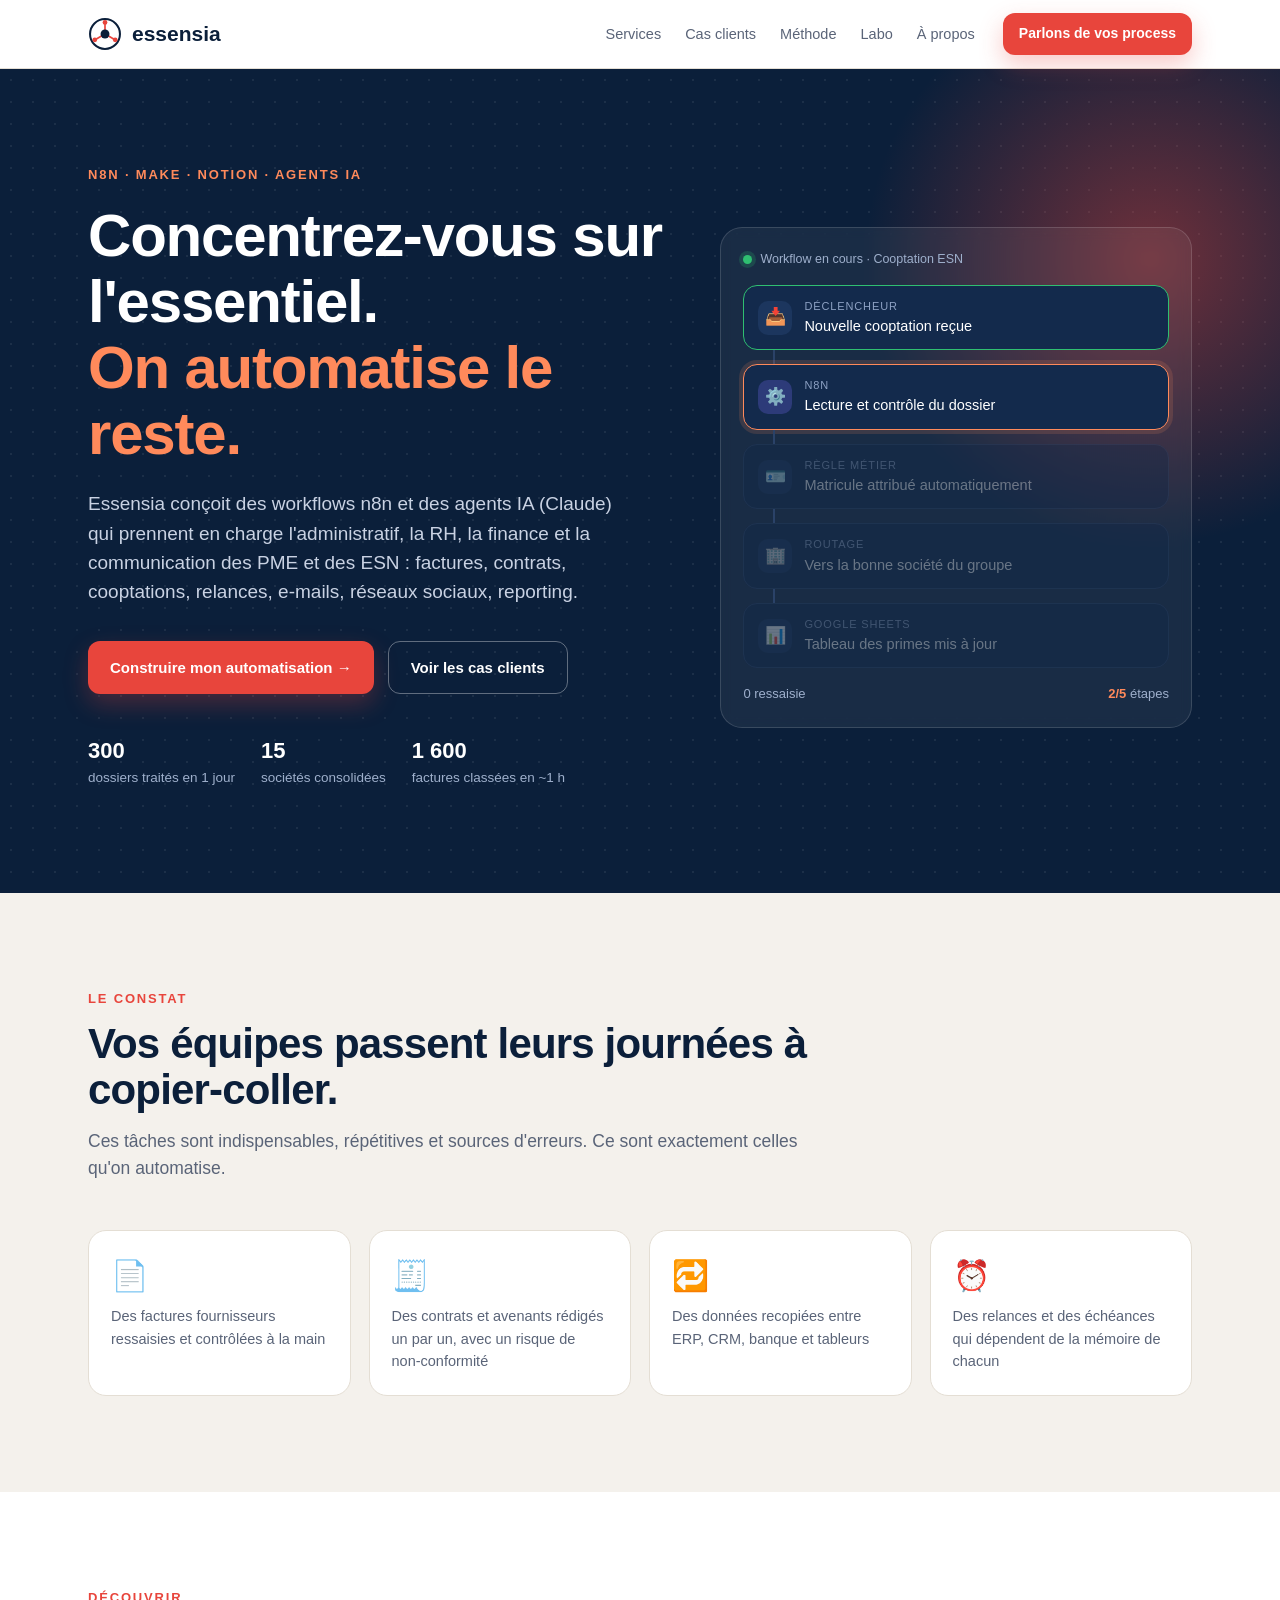
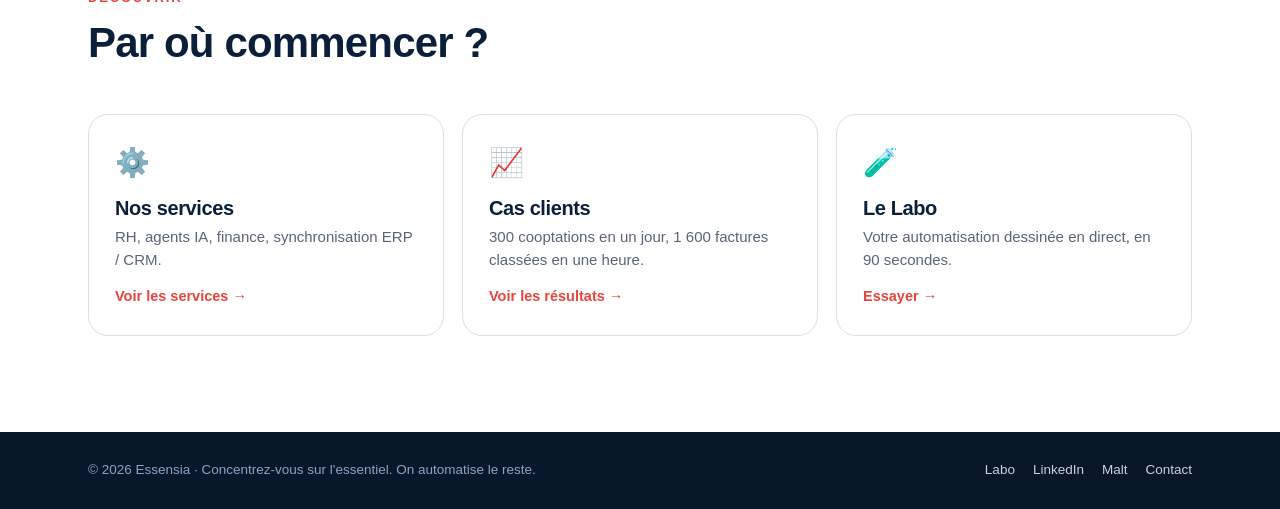
<file: essensia/index.html>
<!doctype html>
<html lang="fr">
<head>
<meta charset="utf-8">
<meta name="viewport" content="width=device-width,initial-scale=1">
<title>Essensia · Automatisation des processus & agents IA pour PME et ESN</title>
<meta name="description" content="Essensia automatise vos processus administratifs, RH et financiers avec n8n et des agents IA (Claude). Concentrez-vous sur l'essentiel, on automatise le reste.">
<meta property="og:title" content="Essensia · Concentrez-vous sur l'essentiel. On automatise le reste.">
<meta property="og:description" content="Automatisation RH, facturation et intégrations ERP/CRM avec n8n et des agents IA.">
<meta property="og:image" content="https://shtwessie.github.io/kim-os/assets/essensia-banniere-linkedin.png">
<link rel="icon" href="data:image/svg+xml,%3Csvg xmlns='http://www.w3.org/2000/svg' viewBox='0 0 100 100'%3E%3Ccircle cx='50' cy='50' r='44' fill='white' stroke='%230B1F3A' stroke-width='8'/%3E%3Cpath d='M50 18 L50 40 M22 66 L41 55 M78 66 L59 55' stroke='%23E8453C' stroke-width='7' stroke-linecap='round'/%3E%3Ccircle cx='50' cy='50' r='13' fill='%230B1F3A'/%3E%3C/svg%3E">
<link rel="stylesheet" href="style.css">
</head>
<body>
<svg width="0" height="0" style="position:absolute" aria-hidden="true"><defs>
<symbol id="nB" viewBox="0 0 100 100"><circle cx="50" cy="50" r="44" fill="none" stroke="currentColor" stroke-width="6"/><g stroke="#E8453C" stroke-width="5" stroke-linecap="round"><path d="M50 18 L50 40 M22 66 L41 55 M78 66 L59 55"/></g><circle cx="50" cy="16" r="7" fill="#E8453C"/><circle cx="20" cy="67" r="7" fill="#E8453C"/><circle cx="80" cy="67" r="7" fill="#E8453C"/><circle cx="50" cy="50" r="13" fill="currentColor"/></symbol>
</defs></svg>
<nav><div class="wrap">
 <a class="logo" href="index.html"><svg><use href="#nB"/></svg>essensia</a>
 <div class="links"><a href="services.html">Services</a><a href="cas-clients.html">Cas clients</a><a href="methode.html">Méthode</a><a href="labo/">Labo</a><a href="a-propos.html">À propos</a></div>
 <a class="btn p" href="contact.html"><span class="lg">Parlons de vos process</span><span class="sm">Contact</span></a>
</div></nav>
<div class="tabbar"><a href="index.html" class="on">Accueil</a><a href="services.html">Services</a><a href="cas-clients.html">Cas clients</a><a href="methode.html">Méthode</a><a href="labo/">Labo</a><a href="a-propos.html">À propos</a><a href="contact.html">Contact</a></div>
<main>
<header class="hero" id="top"><div class="wrap">
 <div>
  <div class="kick" style="color:var(--peach)">n8n · Make · Notion · Agents IA</div>
  <h1>Concentrez-vous sur l'essentiel.<br><span>On automatise le reste.</span></h1>
  <p class="lead">Essensia conçoit des workflows n8n et des agents IA (Claude) qui prennent en charge l'administratif, la RH, la finance et la communication des PME et des ESN : factures, contrats, cooptations, relances, e-mails, réseaux sociaux, reporting.</p>
  <div class="cta"><a class="btn p" href="labo/">Construire mon automatisation →</a><a class="btn s" href="cas-clients.html">Voir les cas clients</a></div>
  <div class="trust"><div><b>300</b>dossiers traités en 1 jour</div><div><b>15</b>sociétés consolidées</div><div><b>1 600</b>factures classées en ~1 h</div></div>
 </div>
 <div class="flow" aria-label="Exemple de workflow">
  <div class="top"><i></i>Workflow en cours · Cooptation ESN</div>
  <div class="node" data-n="0"><span class="ic">📥</span><div><small>Déclencheur</small>Nouvelle cooptation reçue</div></div><div class="link"></div>
  <div class="node ia" data-n="1"><span class="ic">⚙️</span><div><small>n8n</small>Lecture et contrôle du dossier</div></div><div class="link"></div>
  <div class="node" data-n="2"><span class="ic">🪪</span><div><small>Règle métier</small>Matricule attribué automatiquement</div></div><div class="link"></div>
  <div class="node" data-n="3"><span class="ic">🏢</span><div><small>Routage</small>Vers la bonne société du groupe</div></div><div class="link"></div>
  <div class="node" data-n="4"><span class="ic">📊</span><div><small>Google Sheets</small>Tableau des primes mis à jour</div></div>
  <div class="res"><span>0 ressaisie</span><span id="flowT"><b>…</b></span></div>
 </div>
</div></header>
<section class="lin"><div class="wrap">
 <div class="sh rv"><div class="kick">Le constat</div><h2>Vos équipes passent leurs journées à copier-coller.</h2><p>Ces tâches sont indispensables, répétitives et sources d'erreurs. Ce sont exactement celles qu'on automatise.</p></div>
 <div class="pains rv">
  <div class="pain"><b>📄</b><p>Des factures fournisseurs ressaisies et contrôlées à la main</p></div>
  <div class="pain"><b>🧾</b><p>Des contrats et avenants rédigés un par un, avec un risque de non-conformité</p></div>
  <div class="pain"><b>🔁</b><p>Des données recopiées entre ERP, CRM, banque et tableurs</p></div>
  <div class="pain"><b>⏰</b><p>Des relances et des échéances qui dépendent de la mémoire de chacun</p></div>
 </div>
</div></section>
<section><div class="wrap">
 <div class="sh rv"><div class="kick">Découvrir</div><h2>Par où commencer ?</h2></div>
 <div class="tiles rv">
  <a class="tile" href="services.html"><div class="ic">⚙️</div><h3>Nos services</h3><p>RH, agents IA, finance, synchronisation ERP / CRM.</p><span>Voir les services →</span></a>
  <a class="tile" href="cas-clients.html"><div class="ic">📈</div><h3>Cas clients</h3><p>300 cooptations en un jour, 1 600 factures classées en une heure.</p><span>Voir les résultats →</span></a>
  <a class="tile" href="labo/"><div class="ic">🧪</div><h3>Le Labo</h3><p>Votre automatisation dessinée en direct, en 90 secondes.</p><span>Essayer →</span></a>
 </div>
</div></section>
</main>
<footer><div class="wrap"><span>© 2026 Essensia · Concentrez-vous sur l'essentiel. On automatise le reste.</span><span><a href="labo/">Labo</a><a href="https://www.linkedin.com/company/essensia-automatisation/" target="_blank" rel="noopener">LinkedIn</a><a href="https://www.malt.fr/profile/essensiacom" target="_blank" rel="noopener">Malt</a><a href="contact.html">Contact</a></span></div></footer>
<script>
// Animation du workflow
(function(){const n=[...document.querySelectorAll('.flow .node')],t=document.getElementById('flowT');if(!t)return;let i=0;
 function tick(){ if(i<n.length){ n.forEach((x,k)=>{x.classList.toggle('on',k===i);x.classList.toggle('done',k<i);}); t.innerHTML='<b>'+(i+1)+'/'+n.length+'</b> étapes'; i++; setTimeout(tick,900);} else { n.forEach(x=>{x.classList.remove('on');x.classList.add('done')}); t.innerHTML='<b>✓ Terminé en 4,2 s</b>'; setTimeout(()=>{n.forEach(x=>x.classList.remove('done'));i=0;tick();},3200);} }
 tick();})();
// Apparition au défilement
(function(){const io=new IntersectionObserver(e=>e.forEach(x=>{if(x.isIntersecting){x.target.classList.add('in');io.unobserve(x.target);}}),{threshold:.12});document.querySelectorAll('.rv').forEach(el=>io.observe(el));})();
</script>
</body>
</html>
</file>
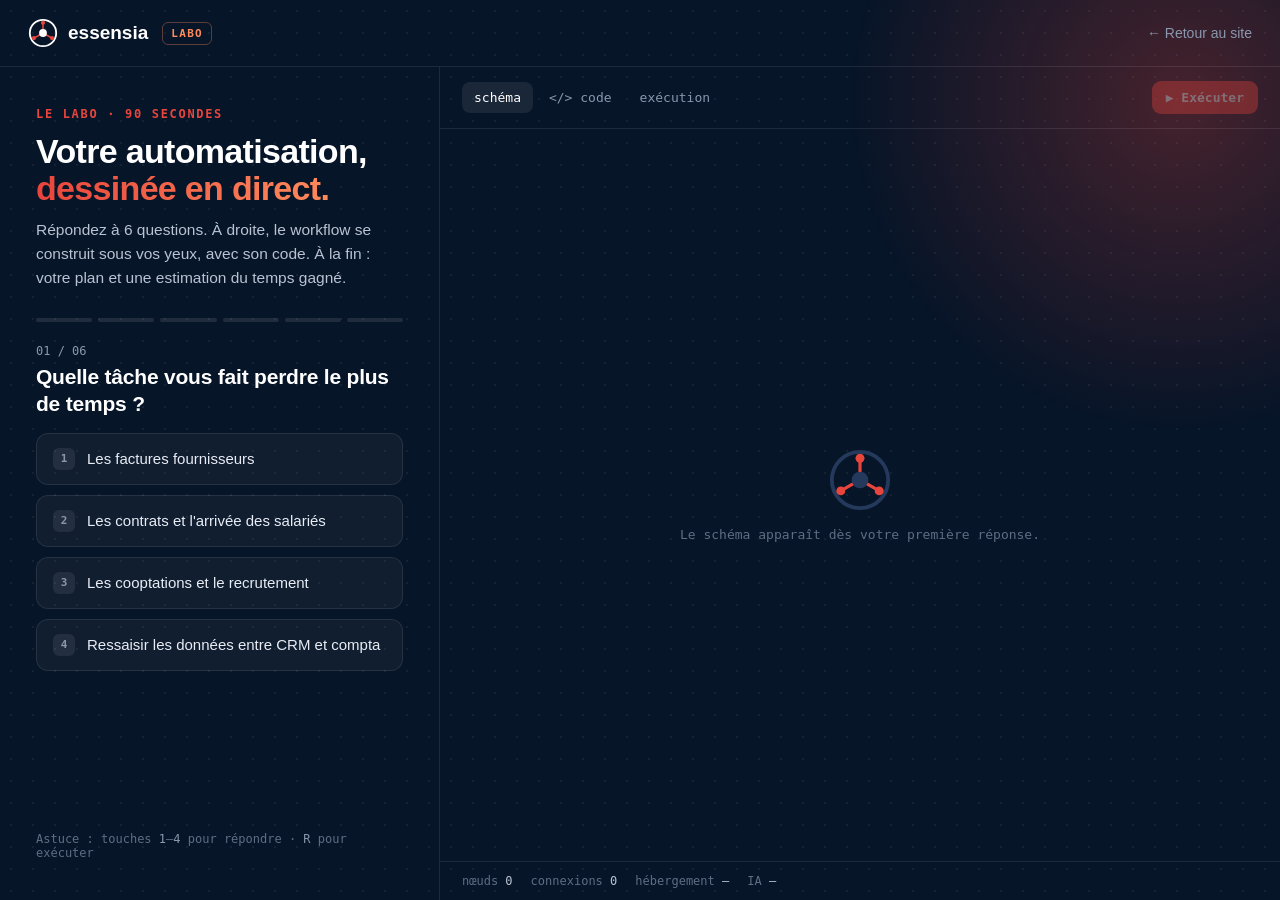
<file: essensia/labo/index.html>
<!doctype html>
<html lang="fr">
<head>
<meta charset="utf-8">
<meta name="viewport" content="width=device-width,initial-scale=1">
<title>Le Labo Essensia · Construisez votre automatisation en 90 secondes</title>
<meta name="description" content="Répondez à 6 questions : Essensia dessine en direct le workflow qui automatiserait votre processus, avec son code et une estimation du temps gagné.">
<meta property="og:title" content="Le Labo Essensia · votre automatisation, dessinée en direct">
<meta property="og:description" content="6 questions, un workflow n8n généré sous vos yeux, son code et une estimation du temps gagné.">
<meta property="og:image" content="https://shtwessie.github.io/kim-os/assets/vignette-labo.jpg">
<link rel="icon" href="data:image/svg+xml,%3Csvg xmlns='http://www.w3.org/2000/svg' viewBox='0 0 100 100'%3E%3Ccircle cx='50' cy='50' r='44' fill='white' stroke='%230B1F3A' stroke-width='8'/%3E%3Cpath d='M50 18 L50 40 M22 66 L41 55 M78 66 L59 55' stroke='%23E8453C' stroke-width='7' stroke-linecap='round'/%3E%3Ccircle cx='50' cy='50' r='13' fill='%230B1F3A'/%3E%3C/svg%3E">
<style>
:root{--navy:#0B1F3A;--navy2:#13305A;--deep:#071528;--coral:#E8453C;--peach:#FF8A5B;--lin:#F4F1EC;--muted:#8A97AD;--line:rgba(255,255,255,.09);--ok:#2FBF71;--violet:#7C6CFF;--amber:#F5B544;--mono:"JetBrains Mono","SFMono-Regular",Menlo,Consolas,monospace}
*{box-sizing:border-box;margin:0;padding:0}
html,body{height:100%}
body{font-family:"Inter",-apple-system,"Segoe UI",Roboto,sans-serif;background:var(--deep);color:#E8EDF5;-webkit-font-smoothing:antialiased;overflow-x:hidden}
body:before{content:"";position:fixed;inset:0;background-image:radial-gradient(rgba(255,255,255,.06) 1.1px,transparent 1.1px);background-size:22px 22px;pointer-events:none}
body:after{content:"";position:fixed;right:-260px;top:-260px;width:720px;height:720px;border-radius:50%;background:radial-gradient(circle,rgba(232,69,60,.28),transparent 65%);pointer-events:none}
a{color:inherit}
button{font:inherit;color:inherit;cursor:pointer;border:0;background:none}
header{position:relative;z-index:2;display:flex;align-items:center;gap:14px;padding:18px 28px;border-bottom:1px solid var(--line)}
.logo{display:flex;align-items:center;gap:10px;font-weight:700;font-size:19px;text-decoration:none;color:#fff}
.logo svg{width:30px;height:30px;color:#fff}
.badge{font:600 11px var(--mono);letter-spacing:.12em;text-transform:uppercase;color:var(--peach);border:1px solid rgba(255,138,91,.35);padding:4px 8px;border-radius:6px}
header .sp{flex:1}
header a.back{font-size:14px;color:var(--muted);text-decoration:none}
header a.back:hover{color:#fff}
main{position:relative;z-index:1;display:grid;grid-template-columns:minmax(340px,440px) 1fr;gap:0;min-height:calc(100vh - 67px)}
/* left */
.q{padding:40px 36px;border-right:1px solid var(--line);display:flex;flex-direction:column}
.kick{font:600 12px var(--mono);letter-spacing:.14em;text-transform:uppercase;color:var(--coral)}
h1{font-size:34px;line-height:1.08;letter-spacing:-.02em;margin:12px 0 12px;color:#fff}
h1 em{font-style:normal;background:linear-gradient(90deg,var(--coral),var(--peach));-webkit-background-clip:text;background-clip:text;color:transparent}
.lead{color:#B9C3D4;font-size:15.5px;line-height:1.55}
.progress{display:flex;gap:6px;margin:28px 0 22px}
.progress i{flex:1;height:4px;border-radius:3px;background:rgba(255,255,255,.1);transition:background .3s}
.progress i.on{background:var(--coral)}
.step{animation:in .45s cubic-bezier(.2,.8,.2,1)}
@keyframes in{from{opacity:0;transform:translateY(10px)}to{opacity:1;transform:none}}
.step .n{font:500 12px var(--mono);color:var(--muted)}
.step h2{font-size:21px;color:#fff;margin:6px 0 16px;line-height:1.25;letter-spacing:-.01em}
.opts{display:grid;gap:10px}
.opt{display:flex;align-items:center;gap:12px;text-align:left;padding:14px 16px;border-radius:12px;background:rgba(255,255,255,.04);border:1px solid var(--line);transition:all .16s;font-size:15px;color:#E8EDF5}
.opt:hover{background:rgba(255,255,255,.08);border-color:rgba(255,138,91,.5);transform:translateX(3px)}
.opt kbd{font:600 11px var(--mono);min-width:22px;height:22px;display:grid;place-items:center;border-radius:6px;background:rgba(255,255,255,.08);color:var(--muted)}
.opt.sel{border-color:var(--coral);background:rgba(232,69,60,.12)}
.term{border-bottom:1px dotted rgba(255,255,255,.45);cursor:help;position:relative}
.term:hover:after{content:attr(data-tip);position:absolute;left:0;top:130%;width:240px;padding:10px 12px;border-radius:10px;background:#fff;color:var(--navy);font-size:13px;line-height:1.4;z-index:9;box-shadow:0 12px 30px rgba(0,0,0,.35)}
.hint{margin-top:auto;padding-top:26px;font:12px var(--mono);color:#5F6D85}
.hint b{color:#8A97AD;font-weight:500}
/* right */
.stage{display:flex;flex-direction:column;min-width:0}
.tabs{display:flex;align-items:center;gap:4px;padding:14px 22px;border-bottom:1px solid var(--line)}
.tab{font:500 13px var(--mono);padding:8px 12px;border-radius:8px;color:var(--muted)}
.tab.on{background:rgba(255,255,255,.08);color:#fff}
.tabs .sp{flex:1}
.run{font:600 13px var(--mono);padding:9px 14px;border-radius:9px;background:var(--coral);color:#fff;display:flex;align-items:center;gap:8px;opacity:.35;pointer-events:none;transition:opacity .3s}
.run.ready{opacity:1;pointer-events:auto;box-shadow:0 8px 24px rgba(232,69,60,.35)}
.run.ready:hover{transform:translateY(-1px)}
.pane{flex:1;position:relative;min-height:440px;display:none}
.pane.on{display:block}
#canvas{position:absolute;inset:0;width:100%;height:100%}
.empty{position:absolute;inset:0;display:grid;place-items:center;text-align:center;color:#5F6D85;font:13px var(--mono);pointer-events:none;transition:opacity .4s}
.empty svg{width:64px;height:64px;color:#24395C;margin-bottom:12px}
.node rect.box{fill:#0F2747;stroke:rgba(255,255,255,.14);stroke-width:1.2}
.node.trigger rect.box{stroke:var(--peach)}
.node.ai rect.box{stroke:var(--violet)}
.node.err rect.box{stroke:var(--amber);stroke-dasharray:4 3}
.node text{fill:#fff;font:600 12.5px Inter,sans-serif}
.node text.s{fill:#8A97AD;font:500 10.5px var(--mono)}
.node .ic{font:15px sans-serif}
.node{animation:pop .5s cubic-bezier(.2,1.4,.4,1) both}
@keyframes pop{from{opacity:0;transform:scale(.6)}to{opacity:1;transform:scale(1)}}
.node.lit rect.box{stroke:var(--ok);stroke-width:2;filter:drop-shadow(0 0 10px rgba(47,191,113,.55))}
.edge{fill:none;stroke:rgba(255,255,255,.22);stroke-width:1.6;stroke-dasharray:600;stroke-dashoffset:600;animation:draw 1s ease forwards}
.edge.no{stroke:rgba(245,181,68,.45)}
@keyframes draw{to{stroke-dashoffset:0}}
.pkt{fill:var(--ok);filter:drop-shadow(0 0 6px var(--ok))}
.lbl{fill:#8A97AD;font:500 10px var(--mono)}
pre{position:absolute;inset:0;overflow:auto;padding:22px 26px;font:12.5px/1.65 var(--mono);color:#C9D3E3;white-space:pre}
.k{color:#FF8A5B}.s{color:#9FE0B5}.n{color:#C6B8FF}.p{color:#5F6D85}.c{color:#5F6D85;font-style:italic}
#logs{position:absolute;inset:0;overflow:auto;padding:22px 26px;font:12.5px/1.8 var(--mono)}
#logs div{animation:in .25s}
.t{color:#5F6D85}.okc{color:var(--ok)}.wc{color:var(--amber)}.ic2{color:var(--violet)}
.foot{display:flex;flex-wrap:wrap;gap:18px;padding:12px 22px;border-top:1px solid var(--line);font:12px var(--mono);color:#5F6D85}
.foot b{color:#B9C3D4;font-weight:500}
/* result */
.res .card{border-radius:16px;padding:22px;background:linear-gradient(160deg,rgba(232,69,60,.16),rgba(124,108,255,.08));border:1px solid rgba(255,255,255,.12)}
.res .pf{font:600 12px var(--mono);letter-spacing:.12em;text-transform:uppercase;color:var(--peach)}
.res h2{font-size:24px;margin:8px 0 10px;color:#fff}
.res p{color:#C6CFDD;font-size:15px;line-height:1.55}
.kpis{display:grid;grid-template-columns:1fr 1fr;gap:10px;margin:18px 0}
.kpi{border-radius:12px;background:rgba(255,255,255,.05);border:1px solid var(--line);padding:14px}
.kpi b{display:block;font-size:26px;color:#fff;letter-spacing:-.02em}
.kpi span{font-size:12.5px;color:var(--muted)}
.res ul{list-style:none;display:grid;gap:8px;margin:14px 0 4px}
.res li{font-size:14.5px;color:#D5DCE7;padding-left:22px;position:relative;line-height:1.45}
.res li:before{content:"";position:absolute;left:4px;top:8px;width:8px;height:8px;border-radius:50%;background:var(--coral)}
.note{font-size:12px;color:#6F7D95;margin-top:10px}
.cta{display:flex;flex-wrap:wrap;gap:10px;margin-top:18px}
.btn{display:inline-flex;align-items:center;gap:8px;font-weight:600;font-size:14.5px;padding:13px 18px;border-radius:11px;text-decoration:none;transition:transform .15s}
.btn:hover{transform:translateY(-2px)}
.btn.p{background:var(--coral);color:#fff;box-shadow:0 10px 24px rgba(232,69,60,.3)}
.btn.g{border:1px solid rgba(255,255,255,.25);color:#fff}
.ref{font:12px var(--mono);color:#6F7D95;margin-top:14px}
.again{margin-top:16px;font:13px var(--mono);color:var(--muted);text-decoration:underline}
.toast{position:fixed;left:50%;bottom:26px;transform:translate(-50%,40px);opacity:0;background:#fff;color:var(--navy);padding:12px 18px;border-radius:12px;font:600 13.5px Inter,sans-serif;box-shadow:0 14px 40px rgba(0,0,0,.4);transition:all .35s;z-index:20}
.toast.on{transform:translate(-50%,0);opacity:1}
@media(max-width:900px){
 main{grid-template-columns:1fr}
 .q{border-right:0;border-bottom:1px solid var(--line);padding:28px 22px}
 h1{font-size:28px}
 .pane{min-height:380px}
 .hint{display:none}
 header{padding:14px 18px}
 header a.back{display:none}
 .tabs{padding:10px 12px;gap:2px}
 .tab{padding:7px 8px;font-size:12px}
 .run{padding:8px 10px;font-size:12px}
}
@media(prefers-reduced-motion:reduce){*{animation:none!important;transition:none!important}}
</style>
</head>
<body>
<svg width="0" height="0" style="position:absolute"><defs>
<symbol id="nB" viewBox="0 0 100 100"><circle cx="50" cy="50" r="44" fill="none" stroke="currentColor" stroke-width="6"/><g stroke="#E8453C" stroke-width="5" stroke-linecap="round"><path d="M50 18 L50 40 M22 66 L41 55 M78 66 L59 55"/></g><circle cx="50" cy="16" r="7" fill="#E8453C"/><circle cx="20" cy="67" r="7" fill="#E8453C"/><circle cx="80" cy="67" r="7" fill="#E8453C"/><circle cx="50" cy="50" r="13" fill="currentColor"/></symbol>
</defs></svg>

<header>
 <a class="logo" href="../"><svg><use href="#nB"/></svg>essensia</a>
 <span class="badge">Labo</span>
 <span class="sp"></span>
 <a class="back" href="../">← Retour au site</a>
</header>

<main>
 <section class="q" id="left">
  <div class="kick">Le Labo · 90 secondes</div>
  <h1>Votre automatisation, <em>dessinée en direct.</em></h1>
  <p class="lead">Répondez à 6 questions. À droite, le workflow se construit sous vos yeux, avec son code. À la fin : votre plan et une estimation du temps gagné.</p>
  <div class="progress" id="prog"></div>
  <div id="qbox"></div>
  <div class="hint">Astuce : touches <b>1</b>–<b>4</b> pour répondre · <b>R</b> pour exécuter</div>
 </section>

 <section class="stage">
  <div class="tabs">
   <button class="tab on" data-p="flow">schéma</button>
   <button class="tab" data-p="code">&lt;/&gt; code</button>
   <button class="tab" data-p="logs">exécution</button>
   <span class="sp"></span>
   <button class="run" id="run">▶ Exécuter</button>
  </div>
  <div class="pane on" id="p-flow">
   <svg id="canvas" preserveAspectRatio="xMidYMid meet"></svg>
   <div class="empty" id="empty"><div><svg><use href="#nB"/></svg><br>Le schéma apparaît dès votre première réponse.</div></div>
  </div>
  <div class="pane" id="p-code"><pre id="code"></pre></div>
  <div class="pane" id="p-logs"><div id="logs"><div class="t">// Lancez l'exécution une fois le workflow construit.</div></div></div>
  <div class="foot"><span>nœuds <b id="fN">0</b></span><span>connexions <b id="fE">0</b></span><span>hébergement <b id="fH">—</b></span><span>IA <b id="fA">—</b></span></div>
 </section>
</main>
<div class="toast" id="toast"></div>

<script>
(()=>{
"use strict";
/* ============================================================
   Le Labo Essensia : générateur de workflow en direct.
   Code écrit à la main, sans dépendance. Curieux ? Tapez
   essensia.hello() dans cette console.
   ============================================================ */
const MAIL = "essensia.communication@gmail.com";
const $ = s => document.querySelector(s);
const T = (w,txt) => `<span class="term" data-tip="${w}">${txt}</span>`;

const Q = [
 {id:"domain", t:"Quelle tâche vous fait perdre le plus de temps ?", o:[
   {l:"Les factures fournisseurs", v:"fact", w:null},
   {l:"Les contrats et l'arrivée des salariés", v:"rh", w:null},
   {l:"Les cooptations et le recrutement", v:"coopt", w:null},
   {l:"Ressaisir les données entre CRM et compta", v:"crm", w:null}]},
 {id:"src", t:"Aujourd'hui, comment ces informations vous arrivent-elles ?", o:[
   {l:"Par e-mail, souvent en PDF", v:"mail", w:0},
   {l:"Dans un tableur partagé", v:"sheet", w:1},
   {l:"Par un formulaire ou un outil métier", v:"form", w:1},
   {l:`Par ${T("Un webhook est une URL qu'un logiciel appelle automatiquement quand un événement se produit.","webhook")} ou API depuis notre SaaS`, v:"hook", w:2}]},
 {id:"err", t:"Quand une information manque ou est fausse, que se passe-t-il ?", o:[
   {l:"On s'en rend compte… souvent trop tard", v:0, w:0},
   {l:"Quelqu'un vérifie tout à la main", v:1, w:1},
   {l:"On a des règles de contrôle, mais éparpillées", v:2, w:1},
   {l:"Il faudrait des retries et une file d'erreurs dédiée", v:3, w:2}]},
 {id:"vol", t:"Quel volume, à peu près ?", o:[
   {l:"Je ne sais pas trop", v:40, w:0},
   {l:"Quelques dizaines par mois", v:40, w:1},
   {l:"Des centaines par mois", v:300, w:1},
   {l:`Assez pour surveiller le ${T("Limite du nombre d'appels qu'une API accepte sur une période donnée.","rate limiting")}`, v:1200, w:2}]},
 {id:"host", t:"Où l'automatisation devrait-elle tourner ?", o:[
   {l:"Peu importe, tant que ça marche", v:"cloud", w:0},
   {l:"Dans nos outils actuels (Google, Microsoft…)", v:"cloud", w:1},
   {l:"Sur une plateforme gérée, type n8n Cloud", v:"cloud", w:1},
   {l:"Self-hosted : Docker, nos propres credentials", v:"self", w:2}]},
 {id:"ai", t:"Et l'IA dans tout ça ?", o:[
   {l:"J'aimerais d'abord comprendre ce qu'elle ferait", v:"none", w:0},
   {l:"Lire et trier les documents à notre place", v:"read", w:1},
   {l:"Extraction structurée, avec validation humaine", v:"hitl", w:2},
   {l:"Prompt versionné, sortie JSON stricte, évaluations", v:"strict", w:2}]},
];

/* Bibliothèque de nœuds par domaine */
const SRC = {
 mail:{name:"Gmail Trigger",sub:"nouveau message",ic:"✉",type:"n8n-nodes-base.gmailTrigger"},
 sheet:{name:"Sheets Trigger",sub:"nouvelle ligne",ic:"▦",type:"n8n-nodes-base.googleSheetsTrigger"},
 form:{name:"Form Trigger",sub:"soumission",ic:"☰",type:"n8n-nodes-base.formTrigger"},
 hook:{name:"Webhook",sub:"POST /events",ic:"⚡",type:"n8n-nodes-base.webhook"}};
const DOM = {
 fact:{label:"factures",ph:"Vos factures sont traitées",min:10,ai:"Extraction facture",check:"SIRET · RIB · doublons",ok:{name:"Qonto",sub:"préparer le paiement",ic:"€"},ko:{name:"Slack",sub:"#compta · à vérifier",ic:"#"}},
 rh:{label:"dossiers salariés",ph:"Vos dossiers salariés sont préparés",min:35,ai:"Rédaction du contrat",check:"convention · période d'essai",ok:{name:"Google Drive",sub:"dossier du salarié",ic:"▣"},ko:{name:"Gmail",sub:"pièces manquantes",ic:"✉"}},
 coopt:{label:"cooptations",ph:"Vos cooptations sont traitées",min:12,ai:"Lecture du dossier",check:"matricule · doublon",ok:{name:"Google Sheets",sub:"registre des primes",ic:"▦"},ko:{name:"Gmail",sub:"accusé + relance",ic:"✉"}},
 crm:{label:"fiches clients",ph:"Vos fiches clients sont synchronisées",min:8,ai:"Normalisation",check:"mapping · SIREN",ok:{name:"Pennylane",sub:"créer le client",ic:"◆"},ko:{name:"Slack",sub:"#ops · conflit",ic:"#"}}};

let st = {i:0, a:{}, sig:0, codeSeen:false, tips:0, keys:0, ran:false, t0:Date.now(), times:[]};
const W = 1000, H = 560;

/* ---------- Questions ---------- */
function prog(){ $("#prog").innerHTML = Q.map((_,k)=>`<i class="${k<st.i?'on':''}"></i>`).join(""); }
function ask(){
 prog();
 if(st.i>=Q.length) return result();
 const q = Q[st.i];
 $("#qbox").innerHTML = `<div class="step"><div class="n">${String(st.i+1).padStart(2,"0")} / 06</div><h2>${q.t}</h2><div class="opts">${
   q.o.map((o,k)=>`<button class="opt" data-k="${k}"><kbd>${k+1}</kbd><span>${o.l}</span></button>`).join("")}</div></div>`;
 $("#qbox").querySelectorAll(".opt").forEach(b=>b.onclick=e=>{ if(e.target.classList.contains("term")) return; pick(+b.dataset.k); });
 $("#qbox").querySelectorAll(".term").forEach(t=>t.addEventListener("mouseenter",()=>st.tips++,{once:true}));
 st.tq = Date.now();
}
function pick(k){
 const q = Q[st.i], o = q.o[k];
 st.a[q.id] = o; st.times.push(Date.now()-st.tq);
 $("#qbox").querySelectorAll(".opt")[k].classList.add("sel");
 st.i++; setTimeout(()=>{ build(); ask(); }, 260);
}

/* ---------- Construction du graphe ---------- */
function graph(){
 const a = st.a, d = DOM[(a.domain||{}).v||"fact"], N = [], E = [];
 if(!a.domain) return {N,E};
 const s = SRC[(a.src||{}).v] || {name:"Déclencheur",sub:"à définir",ic:"○",type:"n8n-nodes-base.manualTrigger"};
 N.push({id:"t",x:20,y:250,cls:"trigger",...s});
 const aiMode = (a.ai||{}).v;
 if(a.ai && aiMode!=="none"){
  N.push({id:"ai",x:215,y:250,cls:"ai",name:"Claude",sub:d.ai+(aiMode==="strict"?" · JSON":""),ic:"✦",type:"@n8n/n8n-nodes-langchain.lmChatAnthropic"});
 } else {
  N.push({id:"ai",x:215,y:250,cls:"",name:"Extraction",sub:"règles simples",ic:"⌘",type:"n8n-nodes-base.extractFromFile"});
 }
 N.push({id:"chk",x:410,y:250,name:"Contrôles",sub:d.check,ic:"✓",type:"n8n-nodes-base.code"});
 N.push({id:"if",x:605,y:250,name:"IF",sub:"conforme ?",ic:"⑂",type:"n8n-nodes-base.if"});
 N.push({id:"ok",x:800,y:150,...d.ok,type:"n8n-nodes-base.httpRequest"});
 N.push({id:"ko",x:800,y:350,...d.ko,type:"n8n-nodes-base.slack"});
 E.push(["t","ai"],["ai","chk"],["chk","if"],["if","ok","oui"],["if","ko","non",1]);
 if(aiMode==="hitl"||aiMode==="strict"){ N.push({id:"hum",x:605,y:440,name:"Validation",sub:"humain dans la boucle",ic:"👤",type:"n8n-nodes-base.wait"}); E.push(["ko","hum"]); }
 const e = (a.err||{}).v;
 if(e>=2){ N.push({id:"er",x:215,y:440,cls:"err",name:"Error Trigger",sub:e===3?"retry ×3 · backoff":"journal",ic:"!",type:"n8n-nodes-base.errorTrigger"}); N.push({id:"log",x:410,y:440,name:"Journal",sub:"Sheets · audit",ic:"▤",type:"n8n-nodes-base.googleSheets"}); E.push(["er","log"]); }
 else if(a.err){ N.push({id:"log",x:410,y:80,name:"Journal",sub:"chaque action",ic:"▤",type:"n8n-nodes-base.googleSheets"}); E.push(["chk","log"]); }
 if((a.vol||{}).v>=1200){ N.push({id:"q",x:20,y:80,name:"Split in Batches",sub:"lots de 50",ic:"≡",type:"n8n-nodes-base.splitInBatches"}); E.push(["q","t"]); }
 return {N,E};
}
const NW=164, NH=58;
function draw(){
 const {N,E} = graph(), svg = $("#canvas"), byId = Object.fromEntries(N.map(n=>[n.id,n]));
 svg.setAttribute("viewBox",`0 0 ${W} ${H}`);
 $("#empty").style.opacity = N.length?0:1;
 let h = "";
 E.forEach(([f,t,l,no],k)=>{ const A=byId[f],B=byId[t]; if(!A||!B) return;
  let x1=A.x+NW, y1=A.y+NH/2, x2=B.x, y2=B.y+NH/2;
  if(B.x<=A.x){ x1=A.x+NW/2; y1=A.y+(B.y>A.y?NH:0); x2=B.x+NW/2; y2=B.y+(B.y>A.y?0:NH); }
  const mx=(x1+x2)/2, d = B.x<=A.x ? `M${x1},${y1} C${x1},${(y1+y2)/2} ${x2},${(y1+y2)/2} ${x2},${y2}` : `M${x1},${y1} C${mx},${y1} ${mx},${y2} ${x2},${y2}`;
  h += `<path id="e${k}" class="edge${no?' no':''}" d="${d}" style="animation-delay:${k*.06}s"/>`;
  if(l) h += `<text class="lbl" x="${mx-6}" y="${(y1+y2)/2-6}">${l}</text>`;
 });
 N.forEach((n,k)=>{
  h += `<g class="node ${n.cls||''}" id="n-${n.id}" style="transform-origin:${n.x+NW/2}px ${n.y+NH/2}px;animation-delay:${k*.05}s">
   <rect class="box" x="${n.x}" y="${n.y}" width="${NW}" height="${NH}" rx="12"/>
   <text class="ic" x="${n.x+14}" y="${n.y+35}">${n.ic}</text>
   <text x="${n.x+38}" y="${n.y+25}">${n.name}</text>
   <text class="s" x="${n.x+38}" y="${n.y+42}">${n.sub.length>20?n.sub.slice(0,19)+"…":n.sub}</text></g>`;
 });
 svg.innerHTML = h;
 $("#fN").textContent = N.length; $("#fE").textContent = E.length;
 $("#fH").textContent = st.a.host ? (st.a.host.v==="self"?"self-hosted":"cloud") : "—";
 $("#fA").textContent = st.a.ai ? ({none:"aucune",read:"lecture",hitl:"validation humaine",strict:"JSON strict"})[st.a.ai.v] : "—";
 return {N,E};
}
function build(){ const g = draw(); code(g); $("#run").classList.toggle("ready", st.i>=Q.length); }

/* ---------- Export JSON (format n8n simplifié) ---------- */
function wf({N,E}){
 const name = n=>`${n.name} · ${n.sub}`;
 const conn = {};
 E.forEach(([f,t,l])=>{ const A=N.find(n=>n.id===f), B=N.find(n=>n.id===t); if(!A||!B) return;
  const c = conn[name(A)] ||= {main:[[],[]]}; c.main[l==="non"?1:0].push({node:name(B),type:"main",index:0}); });
 Object.values(conn).forEach(c=>{ if(!c.main[1].length) c.main.pop(); });
 return {name:"Essensia · "+(DOM[(st.a.domain||{}).v]||{label:"workflow"}).label, nodes:N.map(n=>({name:name(n),type:n.type,typeVersion:1,position:[n.x*1.2|0,n.y*1.2|0],parameters:{}})), connections:conn, settings:{executionOrder:"v1", saveManualExecutions:true, errorWorkflow: N.some(n=>n.id==="er")?"essensia-errors":undefined}, meta:{generatedBy:"labo.essensia", estimate:true}};
}
function hl(json){
 return json.replace(/[<>&]/g,c=>({"<":"&lt;",">":"&gt;","&":"&amp;"}[c]))
  .replace(/("(?:\\.|[^"\\])*")(\s*:)?/g,(m,s,c)=>c?`<span class="k">${s}</span><span class="p">${c}</span>`:`<span class="s">${s}</span>`)
  .replace(/\b(-?\d+(?:\.\d+)?|true|false|null)\b/g,'<span class="n">$1</span>');
}
function code(g){
 const head = `<span class="c">// Généré en direct par le Labo Essensia · format n8n simplifié\n// ${g.N.length} nœuds, ${g.E.length} connexions · ${new Date().toLocaleDateString("fr-FR")}</span>\n\n`;
 $("#code").innerHTML = g.N.length ? head + hl(JSON.stringify(wf(g),null,2)) : '<span class="c">// En attente de votre première réponse…</span>';
}

/* ---------- Exécution simulée ---------- */
async function run(){
 if(st.i<Q.length) return;
 st.ran = true; showPane("flow");
 const g = graph(), svg = $("#canvas"), logs = $("#logs"), d = DOM[st.a.domain.v];
 logs.innerHTML = "";
 const log = (cls,txt)=>{ const t=(performance.now()/1000).toFixed(3); logs.insertAdjacentHTML("beforeend",`<div><span class="t">[${t}]</span> <span class="${cls}">${txt}</span></div>`); logs.scrollTop=1e9; };
 log("t", `▶ exécution manuelle · ${g.N.length} nœuds`);
 const path = ["t","ai","chk","if", Math.random()<.8?"ok":"ko"];
 for(let k=0;k<path.length;k++){
  const n = g.N.find(x=>x.id===path[k]); const el = document.getElementById("n-"+n.id); el && el.classList.add("lit");
  const ms = n.cls==="ai" ? 900+Math.random()*700|0 : 40+Math.random()*160|0;
  if(k<path.length-1){ const ei = g.E.findIndex(e=>e[0]===path[k]&&e[1]===path[k+1]); const p = document.getElementById("e"+ei);
   if(p){ const c=document.createElementNS("http://www.w3.org/2000/svg","circle"); c.setAttribute("r",5); c.setAttribute("class","pkt"); svg.appendChild(c);
    const L=p.getTotalLength(), t0=performance.now(), dur=Math.min(ms,600);
    await new Promise(res=>{ (function f(now){ const r=Math.min(1,(now-t0)/dur); const pt=p.getPointAtLength(L*r); c.setAttribute("cx",pt.x); c.setAttribute("cy",pt.y); r<1?requestAnimationFrame(f):(c.remove(),res()); })(t0); }); } }
  else await new Promise(r=>setTimeout(r,ms));
  log(n.cls==="ai"?"ic2":(n.id==="ko"?"wc":"okc"), `✓ ${n.name} · ${n.sub} <span class="t">(${ms} ms)</span>`);
 }
 log("okc", `■ terminé · 1 élément traité sans ressaisie`);
 toast("Exécution réussie ✓  (simulation)");
}

/* ---------- Profil (discret) ---------- */
function level(){
 const ws = Object.values(st.a).map(o=>o.w).filter(w=>w!==null);
 let s = ws.reduce((x,y)=>x+y,0)/ws.length;
 if(st.codeSeen) s+=.25; if(st.sig) s+=.5; if(st.keys>=3) s+=.15; if(st.tips>=2) s-=.25;
 return s>=1.45?2:(s>=.7?1:0);
}
function refCode(lv){
 const A="ABCDEFGHJKMNPQRSTUVWXYZ23456789"; let r="";
 for(let k=0;k<3;k++) r+=A[Math.random()*A.length|0];
 const dg = [0,3,6,9][Math.random()*4|0]+lv; return `ESS-${r}${dg>9?dg-3:dg}`;
}

/* ---------- Résultat ---------- */
function result(){
 const a = st.a, d = DOM[a.domain.v], lv = level(), vol = a.vol.v, ref = refCode(lv);
 const hours = Math.round(vol*d.min*.75/60), cost = Math.round(hours*35/10)*10;
 const P = [
  {pf:"Profil Pilote", h:"Un plan simple, sans jargon", p:`On part de votre façon de travailler actuelle. ${d.ph} automatiquement, et vous gardez la main sur chaque décision importante.`,
   li:["Vous n'avez rien à installer : on s'adapte à vos outils","Une personne valide toujours avant l'envoi","Un tableau de suivi simple pour voir ce qui a été fait"]},
  {pf:"Profil Bâtisseur", h:"Un processus fiable de bout en bout", p:`Votre circuit des ${d.label} devient un workflow unique : contrôles centralisés, cas particuliers renvoyés vers la bonne personne, tout est journalisé.`,
   li:["Contrôles regroupés à un seul endroit (fini les règles éparpillées)","Alertes uniquement sur les cas à vérifier","Mise en production progressive, d'abord en parallèle de l'existant"]},
  {pf:"Profil Architecte", h:"On parle le même langage", p:`Déclencheur ${SRC[a.src.v].name.toLowerCase()}, nœud de contrôle en code, branche d'erreur dédiée${a.host.v==="self"?", déploiement self-hosted (Docker) avec vos credentials":""}. Le JSON est à droite, importable comme base de travail.`,
   li:["Sortie IA typée (JSON schema) et validée côté workflow","Idempotence : clé de déduplication par document","Error workflow, retries avec backoff, journal d'audit"]}][lv];
 $("#qbox").innerHTML = `<div class="step res"><div class="card">
   <div class="pf">${P.pf}</div><h2>${P.h}</h2><p>${P.p}</p>
   <div class="kpis"><div class="kpi"><b>~${hours} h</b><span>gagnées par mois (estimation)</span></div><div class="kpi"><b>~${cost.toLocaleString("fr-FR")} €</b><span>de temps libéré / mois (35 €/h)</span></div></div>
   <ul>${P.li.map(x=>`<li>${x}</li>`).join("")}</ul>
   <div class="note">Estimation indicative, calculée sur ${vol} ${d.label}/mois, ${d.min} min par traitement manuel et 75 % automatisés.</div>
   <div class="cta"><a class="btn p" id="mail" href="#">Recevoir mon plan détaillé →</a>${lv===2?'<button class="btn g" id="dl">Télécharger le .json</button>':'<a class="btn g" href="../#cas">Voir des cas clients</a>'}</div>
   <div class="ref">réf. projet ${ref}</div></div>
   <button class="again" id="again">↺ recommencer</button></div>`;
 const body = `Bonjour Essensia,\n\nJe viens de passer par le Labo. Mon sujet : ${d.label} (${vol}/mois environ, réception : ${SRC[a.src.v].name}).\nJ'aimerais recevoir le plan détaillé.\n\nRéf. projet : ${ref}\n\nNom :\nSociété :\nTéléphone :`;
 $("#mail").href = `mailto:${MAIL}?subject=${encodeURIComponent("Labo Essensia · "+d.label+" · "+ref)}&body=${encodeURIComponent(body)}`;
 const dl = $("#dl"); if(dl) dl.onclick = ()=>{ const b=new Blob([JSON.stringify(wf(graph()),null,2)],{type:"application/json"}); const u=URL.createObjectURL(b); const x=document.createElement("a"); x.href=u; x.download="essensia-workflow.json"; x.click(); URL.revokeObjectURL(u); };
 $("#again").onclick = ()=>{ st = {...st, i:0, a:{}, ran:false, times:[]}; build(); ask(); };
 $("#run").classList.add("ready");
 if(innerWidth<900) document.querySelector(".stage").scrollIntoView({behavior:"smooth"});
}

/* ---------- UI ---------- */
function showPane(p){ document.querySelectorAll(".tab").forEach(t=>t.classList.toggle("on",t.dataset.p===p)); document.querySelectorAll(".pane").forEach(x=>x.classList.toggle("on",x.id==="p-"+p)); if(p==="code") st.codeSeen=true; }
document.querySelectorAll(".tab").forEach(t=>t.onclick=()=>showPane(t.dataset.p));
$("#run").onclick = run;
function toast(m){ const t=$("#toast"); t.textContent=m; t.classList.add("on"); clearTimeout(t._h); t._h=setTimeout(()=>t.classList.remove("on"),2400); }
addEventListener("keydown",e=>{
 if(e.target.closest("input,textarea")) return;
 const k=+e.key; if(k>=1&&k<=4&&st.i<Q.length){ st.keys++; pick(k-1); }
 if(e.key==="r"||e.key==="R") run();
});

/* Pour celles et ceux qui ouvrent la console */
window.essensia = {
 hello(){ st.sig=1; console.log("%cBienvenue dans les coulisses.","color:#E8453C;font:600 14px Inter"); console.log("Ce labo est écrit à la main, sans framework : SVG, rendu JSON et exécution simulée. Écrivez-nous en précisant « console », on vous montrera la vraie stack."); return "🙂"; },
 export(){ st.sig=1; return wf(graph()); }
};
console.log("%c essensia %c Vous lisez la console ? Tapez essensia.hello()","background:#0B1F3A;color:#fff;padding:3px 6px;border-radius:4px","color:#FF8A5B");

ask(); build();
})();
</script>
</body>
</html>
</file>
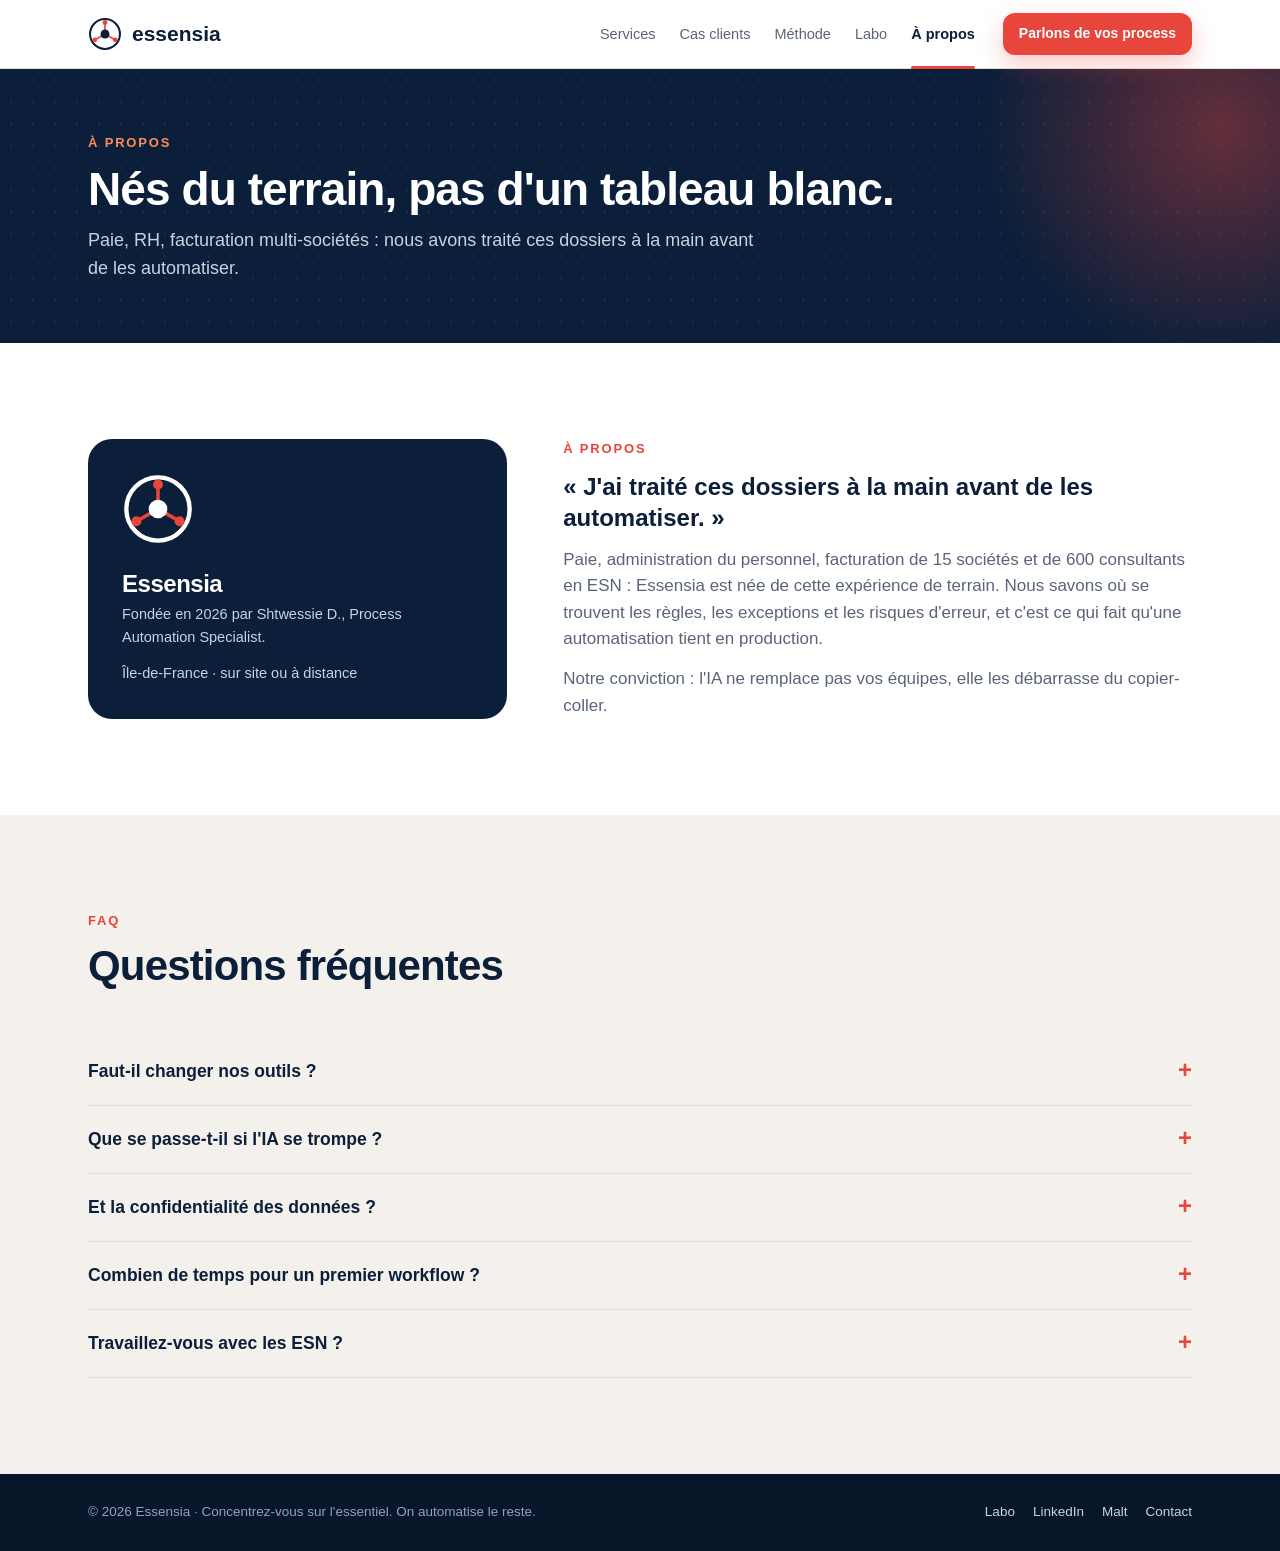
<file: essensia/a-propos.html>
<!doctype html>
<html lang="fr">
<head>
<meta charset="utf-8">
<meta name="viewport" content="width=device-width,initial-scale=1">
<title>À propos · Essensia</title>
<meta name="description" content="Essensia, fondée en 2026 par Shtwessie D. : l'automatisation par celles et ceux qui connaissent le métier.">
<meta property="og:title" content="Essensia · Concentrez-vous sur l'essentiel. On automatise le reste.">
<meta property="og:description" content="Automatisation RH, facturation et intégrations ERP/CRM avec n8n et des agents IA.">
<meta property="og:image" content="https://shtwessie.github.io/kim-os/assets/essensia-banniere-linkedin.png">
<link rel="icon" href="data:image/svg+xml,%3Csvg xmlns='http://www.w3.org/2000/svg' viewBox='0 0 100 100'%3E%3Ccircle cx='50' cy='50' r='44' fill='white' stroke='%230B1F3A' stroke-width='8'/%3E%3Cpath d='M50 18 L50 40 M22 66 L41 55 M78 66 L59 55' stroke='%23E8453C' stroke-width='7' stroke-linecap='round'/%3E%3Ccircle cx='50' cy='50' r='13' fill='%230B1F3A'/%3E%3C/svg%3E">
<link rel="stylesheet" href="style.css">
</head>
<body>
<svg width="0" height="0" style="position:absolute" aria-hidden="true"><defs>
<symbol id="nB" viewBox="0 0 100 100"><circle cx="50" cy="50" r="44" fill="none" stroke="currentColor" stroke-width="6"/><g stroke="#E8453C" stroke-width="5" stroke-linecap="round"><path d="M50 18 L50 40 M22 66 L41 55 M78 66 L59 55"/></g><circle cx="50" cy="16" r="7" fill="#E8453C"/><circle cx="20" cy="67" r="7" fill="#E8453C"/><circle cx="80" cy="67" r="7" fill="#E8453C"/><circle cx="50" cy="50" r="13" fill="currentColor"/></symbol>
</defs></svg>
<nav><div class="wrap">
 <a class="logo" href="index.html"><svg><use href="#nB"/></svg>essensia</a>
 <div class="links"><a href="services.html">Services</a><a href="cas-clients.html">Cas clients</a><a href="methode.html">Méthode</a><a href="labo/">Labo</a><a href="a-propos.html" class="on">À propos</a></div>
 <a class="btn p" href="contact.html"><span class="lg">Parlons de vos process</span><span class="sm">Contact</span></a>
</div></nav>
<div class="tabbar"><a href="index.html">Accueil</a><a href="services.html">Services</a><a href="cas-clients.html">Cas clients</a><a href="methode.html">Méthode</a><a href="labo/">Labo</a><a href="a-propos.html" class="on">À propos</a><a href="contact.html">Contact</a></div>
<main>
<header class="ph"><div class="wrap"><div class="kick" style="color:var(--peach)">À propos</div><h1>Nés du terrain, pas d'un tableau blanc.</h1><p>Paie, RH, facturation multi-sociétés : nous avons traité ces dossiers à la main avant de les automatiser.</p></div></header><section><div class="wrap about">
 <div class="card rv"><svg style="color:#fff"><use href="#nB"/></svg><h3>Essensia</h3><p>Fondée en 2026 par Shtwessie D., Process Automation Specialist.</p><p style="margin-top:14px">Île-de-France · sur site ou à distance</p></div>
 <div class="txt rv"><div class="kick">À propos</div>
  <p style="margin-top:12px;color:var(--ink);font-size:24px;font-weight:700;line-height:1.3">« J'ai traité ces dossiers à la main avant de les automatiser. »</p>
  <p>Paie, administration du personnel, facturation de 15 sociétés et de 600 consultants en ESN : Essensia est née de cette expérience de terrain. Nous savons où se trouvent les règles, les exceptions et les risques d'erreur, et c'est ce qui fait qu'une automatisation tient en production.</p>
  <p>Notre conviction : l'IA ne remplace pas vos équipes, elle les débarrasse du copier-coller.</p></div>
</div></section><section class="lin" id="faq"><div class="wrap">
 <div class="sh rv"><div class="kick">FAQ</div><h2>Questions fréquentes</h2></div>
 <details><summary>Faut-il changer nos outils ?</summary><p>Non. Nous automatisons à partir de ce que vous utilisez déjà (Google Workspace, Microsoft 365, votre ERP, votre CRM, votre banque).</p></details>
 <details><summary>Que se passe-t-il si l'IA se trompe ?</summary><p>Les décisions qui engagent l'entreprise (contrats, paiements, e-mails clients) passent toujours par une validation humaine. Nos agents IA peuvent vous envoyer un message WhatsApp avec le brouillon : vous validez ou corrigez d'un clic avant l'envoi. Les cas ambigus sont signalés plutôt que traités en silence.</p></details>
 <details><summary>Et la confidentialité des données ?</summary><p>Les workflows tournent dans vos outils, avec des accès limités au strict nécessaire. Chaque automatisation est documentée.</p></details>
 <details><summary>Combien de temps pour un premier workflow ?</summary><p>Cela dépend du périmètre. Un premier appel de 20 minutes permet de cadrer le besoin et de vous proposer un chiffrage précis.</p></details>
 <details><summary>Travaillez-vous avec les ESN ?</summary><p>Oui, c'est notre terrain d'origine : cooptations, primes, facturation multi-sociétés, contrôle des CRA, réponses types sur les boîtes partagées.</p></details>
</div></section>
</main>
<footer><div class="wrap"><span>© 2026 Essensia · Concentrez-vous sur l'essentiel. On automatise le reste.</span><span><a href="labo/">Labo</a><a href="https://www.linkedin.com/company/essensia-automatisation/" target="_blank" rel="noopener">LinkedIn</a><a href="https://www.malt.fr/profile/essensiacom" target="_blank" rel="noopener">Malt</a><a href="contact.html">Contact</a></span></div></footer>
<script>
// Animation du workflow
(function(){const n=[...document.querySelectorAll('.flow .node')],t=document.getElementById('flowT');if(!t)return;let i=0;
 function tick(){ if(i<n.length){ n.forEach((x,k)=>{x.classList.toggle('on',k===i);x.classList.toggle('done',k<i);}); t.innerHTML='<b>'+(i+1)+'/'+n.length+'</b> étapes'; i++; setTimeout(tick,900);} else { n.forEach(x=>{x.classList.remove('on');x.classList.add('done')}); t.innerHTML='<b>✓ Terminé en 4,2 s</b>'; setTimeout(()=>{n.forEach(x=>x.classList.remove('done'));i=0;tick();},3200);} }
 tick();})();
// Apparition au défilement
(function(){const io=new IntersectionObserver(e=>e.forEach(x=>{if(x.isIntersecting){x.target.classList.add('in');io.unobserve(x.target);}}),{threshold:.12});document.querySelectorAll('.rv').forEach(el=>io.observe(el));})();
</script>
</body>
</html>
</file>
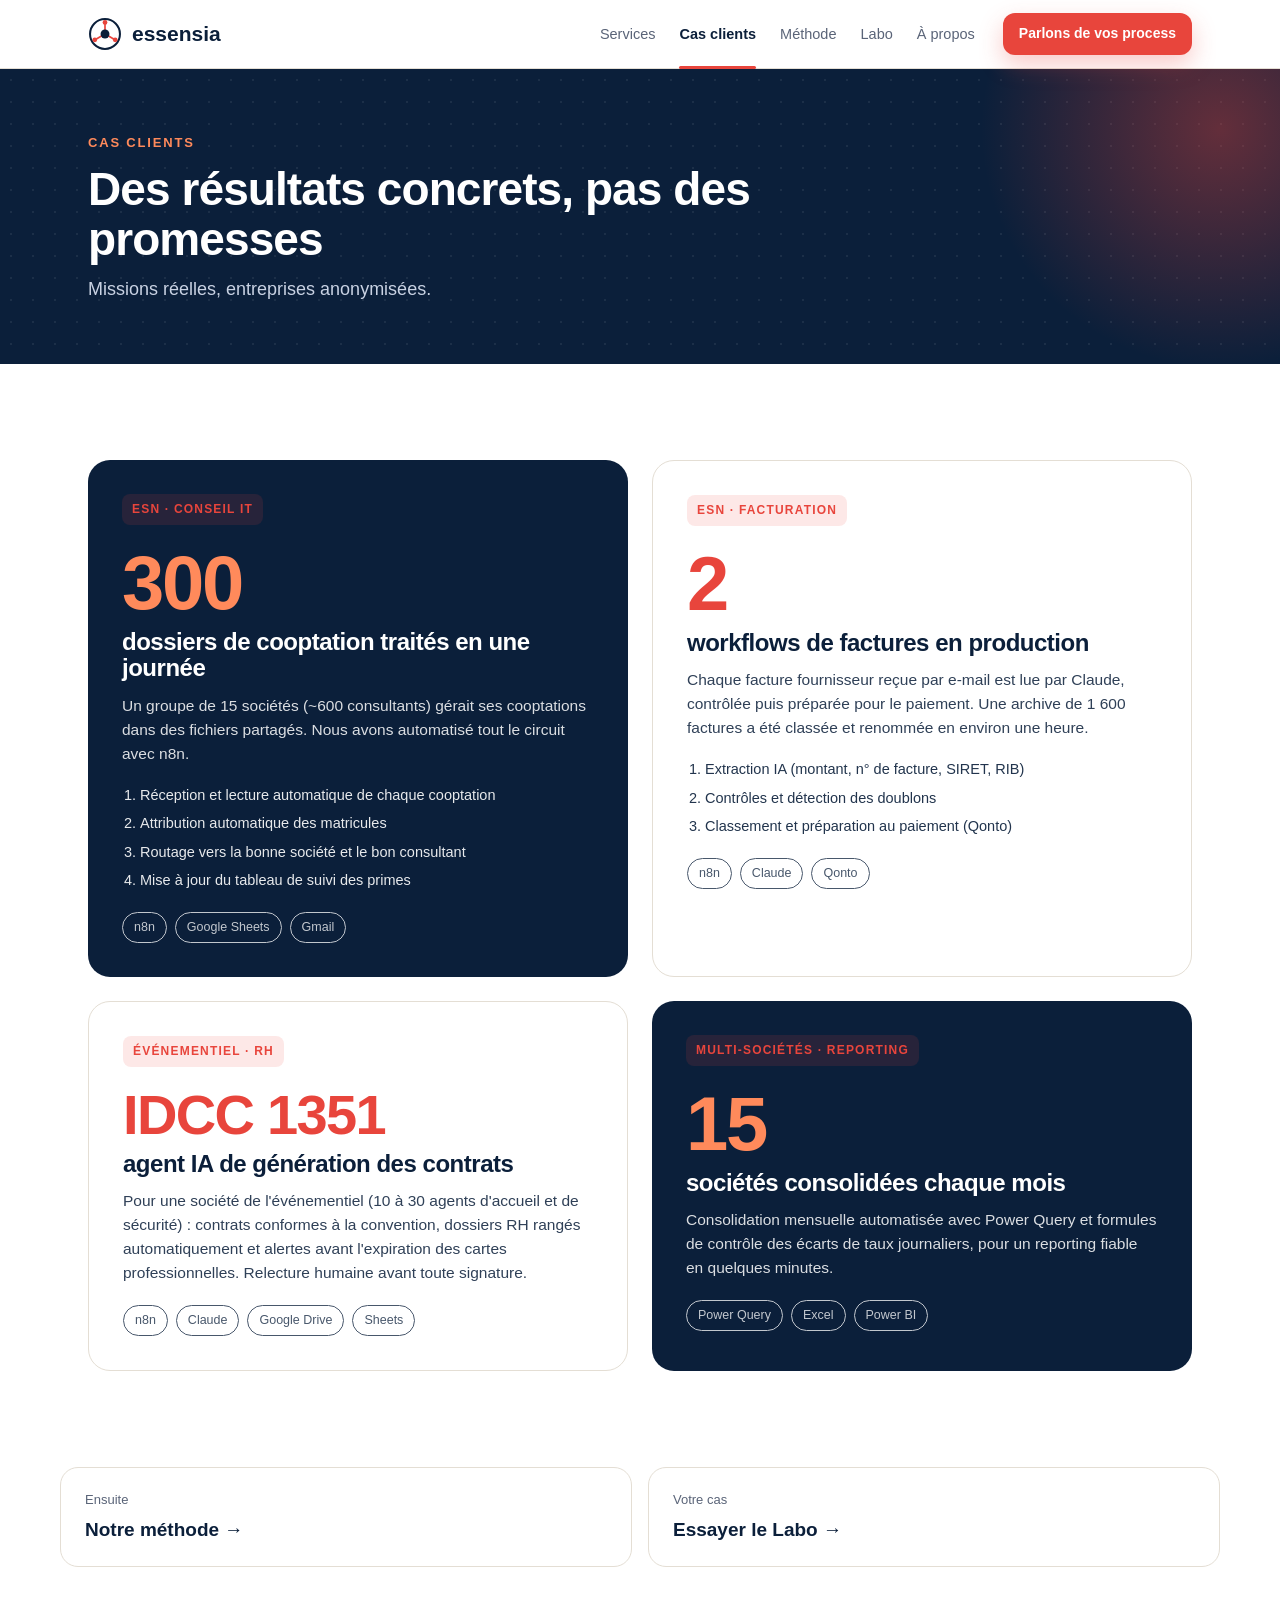
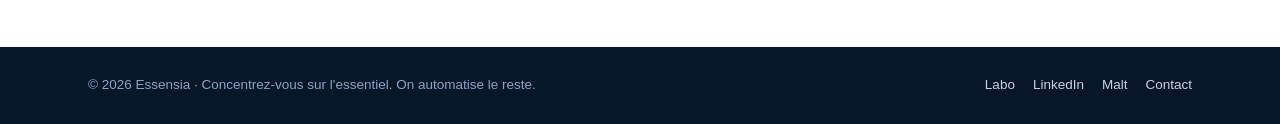
<file: essensia/cas-clients.html>
<!doctype html>
<html lang="fr">
<head>
<meta charset="utf-8">
<meta name="viewport" content="width=device-width,initial-scale=1">
<title>Cas clients · Essensia</title>
<meta name="description" content="Des résultats concrets : cooptations, factures, contrats et consolidation automatisés.">
<meta property="og:title" content="Essensia · Concentrez-vous sur l'essentiel. On automatise le reste.">
<meta property="og:description" content="Automatisation RH, facturation et intégrations ERP/CRM avec n8n et des agents IA.">
<meta property="og:image" content="https://shtwessie.github.io/kim-os/assets/essensia-banniere-linkedin.png">
<link rel="icon" href="data:image/svg+xml,%3Csvg xmlns='http://www.w3.org/2000/svg' viewBox='0 0 100 100'%3E%3Ccircle cx='50' cy='50' r='44' fill='white' stroke='%230B1F3A' stroke-width='8'/%3E%3Cpath d='M50 18 L50 40 M22 66 L41 55 M78 66 L59 55' stroke='%23E8453C' stroke-width='7' stroke-linecap='round'/%3E%3Ccircle cx='50' cy='50' r='13' fill='%230B1F3A'/%3E%3C/svg%3E">
<link rel="stylesheet" href="style.css">
</head>
<body>
<svg width="0" height="0" style="position:absolute" aria-hidden="true"><defs>
<symbol id="nB" viewBox="0 0 100 100"><circle cx="50" cy="50" r="44" fill="none" stroke="currentColor" stroke-width="6"/><g stroke="#E8453C" stroke-width="5" stroke-linecap="round"><path d="M50 18 L50 40 M22 66 L41 55 M78 66 L59 55"/></g><circle cx="50" cy="16" r="7" fill="#E8453C"/><circle cx="20" cy="67" r="7" fill="#E8453C"/><circle cx="80" cy="67" r="7" fill="#E8453C"/><circle cx="50" cy="50" r="13" fill="currentColor"/></symbol>
</defs></svg>
<nav><div class="wrap">
 <a class="logo" href="index.html"><svg><use href="#nB"/></svg>essensia</a>
 <div class="links"><a href="services.html">Services</a><a href="cas-clients.html" class="on">Cas clients</a><a href="methode.html">Méthode</a><a href="labo/">Labo</a><a href="a-propos.html">À propos</a></div>
 <a class="btn p" href="contact.html"><span class="lg">Parlons de vos process</span><span class="sm">Contact</span></a>
</div></nav>
<div class="tabbar"><a href="index.html">Accueil</a><a href="services.html">Services</a><a href="cas-clients.html" class="on">Cas clients</a><a href="methode.html">Méthode</a><a href="labo/">Labo</a><a href="a-propos.html">À propos</a><a href="contact.html">Contact</a></div>
<main>
<header class="ph"><div class="wrap"><div class="kick" style="color:var(--peach)">Cas clients</div><h1>Des résultats concrets, pas des promesses</h1><p>Missions réelles, entreprises anonymisées.</p></div></header><section id="cas"><div class="wrap">
 
 <div class="cases">
  <div class="case dark rv"><span class="tag">ESN · conseil IT</span><div class="big">300</div><h3>dossiers de cooptation traités en une journée</h3><p>Un groupe de 15 sociétés (~600 consultants) gérait ses cooptations dans des fichiers partagés. Nous avons automatisé tout le circuit avec n8n.</p><ol><li>Réception et lecture automatique de chaque cooptation</li><li>Attribution automatique des matricules</li><li>Routage vers la bonne société et le bon consultant</li><li>Mise à jour du tableau de suivi des primes</li></ol><div class="meta"><span>n8n</span><span>Google Sheets</span><span>Gmail</span></div></div>
  <div class="case light rv"><span class="tag">ESN · facturation</span><div class="big">2</div><h3>workflows de factures en production</h3><p>Chaque facture fournisseur reçue par e-mail est lue par Claude, contrôlée puis préparée pour le paiement. Une archive de 1 600 factures a été classée et renommée en environ une heure.</p><ol><li>Extraction IA (montant, n° de facture, SIRET, RIB)</li><li>Contrôles et détection des doublons</li><li>Classement et préparation au paiement (Qonto)</li></ol><div class="meta"><span>n8n</span><span>Claude</span><span>Qonto</span></div></div>
  <div class="case light rv"><span class="tag">Événementiel · RH</span><div class="big" style="font-size:56px">IDCC 1351</div><h3>agent IA de génération des contrats</h3><p>Pour une société de l'événementiel (10 à 30 agents d'accueil et de sécurité) : contrats conformes à la convention, dossiers RH rangés automatiquement et alertes avant l'expiration des cartes professionnelles. Relecture humaine avant toute signature.</p><div class="meta"><span>n8n</span><span>Claude</span><span>Google Drive</span><span>Sheets</span></div></div>
  <div class="case dark rv"><span class="tag">Multi-sociétés · reporting</span><div class="big">15</div><h3>sociétés consolidées chaque mois</h3><p>Consolidation mensuelle automatisée avec Power Query et formules de contrôle des écarts de taux journaliers, pour un reporting fiable en quelques minutes.</p><div class="meta"><span>Power Query</span><span>Excel</span><span>Power BI</span></div></div>
 </div>
</div></section><div class="wrap next"><a href="methode.html"><small>Ensuite</small><b>Notre méthode →</b></a><a href="labo/"><small>Votre cas</small><b>Essayer le Labo →</b></a></div>
</main>
<footer><div class="wrap"><span>© 2026 Essensia · Concentrez-vous sur l'essentiel. On automatise le reste.</span><span><a href="labo/">Labo</a><a href="https://www.linkedin.com/company/essensia-automatisation/" target="_blank" rel="noopener">LinkedIn</a><a href="https://www.malt.fr/profile/essensiacom" target="_blank" rel="noopener">Malt</a><a href="contact.html">Contact</a></span></div></footer>
<script>
// Animation du workflow
(function(){const n=[...document.querySelectorAll('.flow .node')],t=document.getElementById('flowT');if(!t)return;let i=0;
 function tick(){ if(i<n.length){ n.forEach((x,k)=>{x.classList.toggle('on',k===i);x.classList.toggle('done',k<i);}); t.innerHTML='<b>'+(i+1)+'/'+n.length+'</b> étapes'; i++; setTimeout(tick,900);} else { n.forEach(x=>{x.classList.remove('on');x.classList.add('done')}); t.innerHTML='<b>✓ Terminé en 4,2 s</b>'; setTimeout(()=>{n.forEach(x=>x.classList.remove('done'));i=0;tick();},3200);} }
 tick();})();
// Apparition au défilement
(function(){const io=new IntersectionObserver(e=>e.forEach(x=>{if(x.isIntersecting){x.target.classList.add('in');io.unobserve(x.target);}}),{threshold:.12});document.querySelectorAll('.rv').forEach(el=>io.observe(el));})();
</script>
</body>
</html>
</file>
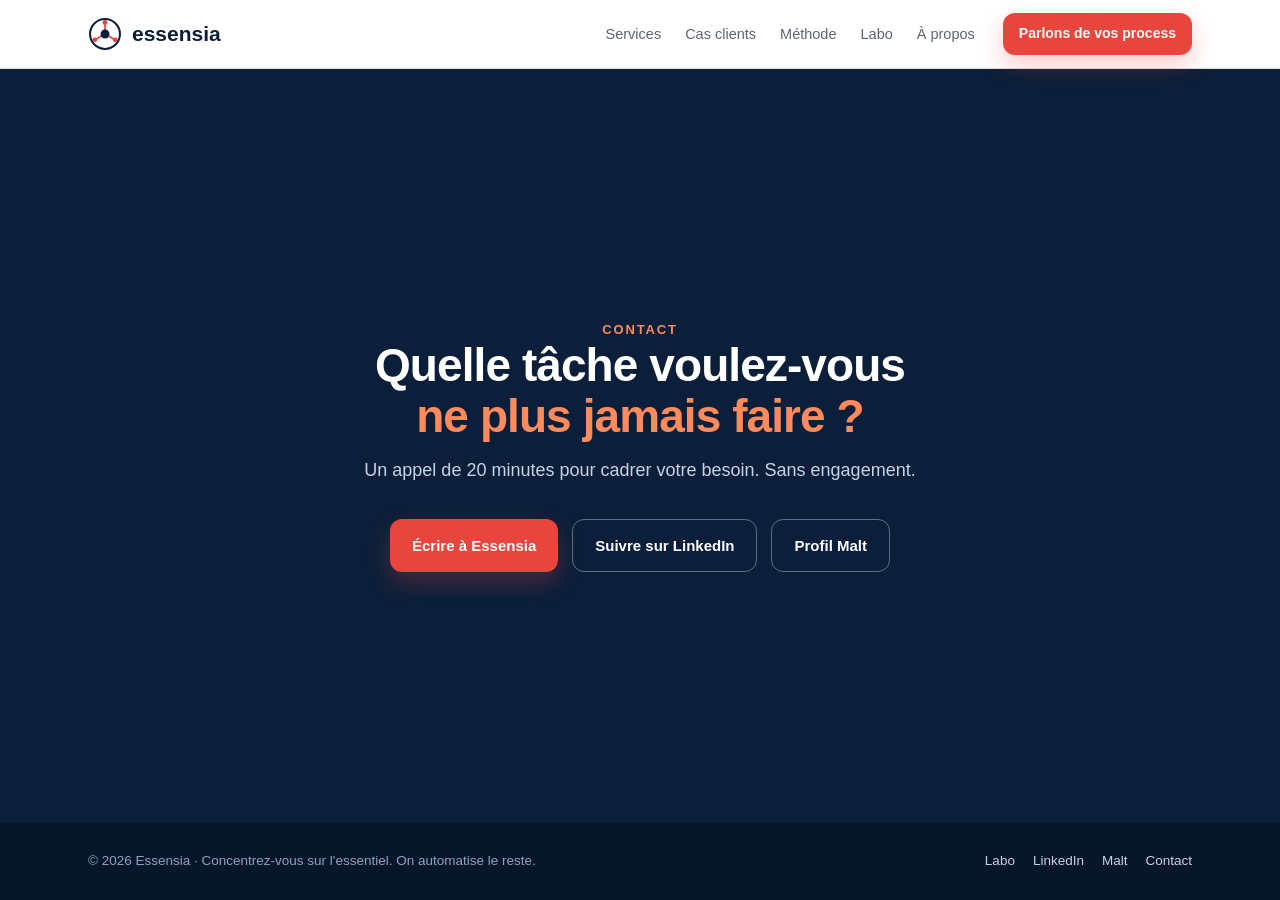
<file: essensia/contact.html>
<!doctype html>
<html lang="fr">
<head>
<meta charset="utf-8">
<meta name="viewport" content="width=device-width,initial-scale=1">
<title>Contact · Essensia</title>
<meta name="description" content="Un appel de 20 minutes pour cadrer votre besoin d'automatisation. Sans engagement.">
<meta property="og:title" content="Essensia · Concentrez-vous sur l'essentiel. On automatise le reste.">
<meta property="og:description" content="Automatisation RH, facturation et intégrations ERP/CRM avec n8n et des agents IA.">
<meta property="og:image" content="https://shtwessie.github.io/kim-os/assets/essensia-banniere-linkedin.png">
<link rel="icon" href="data:image/svg+xml,%3Csvg xmlns='http://www.w3.org/2000/svg' viewBox='0 0 100 100'%3E%3Ccircle cx='50' cy='50' r='44' fill='white' stroke='%230B1F3A' stroke-width='8'/%3E%3Cpath d='M50 18 L50 40 M22 66 L41 55 M78 66 L59 55' stroke='%23E8453C' stroke-width='7' stroke-linecap='round'/%3E%3Ccircle cx='50' cy='50' r='13' fill='%230B1F3A'/%3E%3C/svg%3E">
<link rel="stylesheet" href="style.css">
</head>
<body>
<svg width="0" height="0" style="position:absolute" aria-hidden="true"><defs>
<symbol id="nB" viewBox="0 0 100 100"><circle cx="50" cy="50" r="44" fill="none" stroke="currentColor" stroke-width="6"/><g stroke="#E8453C" stroke-width="5" stroke-linecap="round"><path d="M50 18 L50 40 M22 66 L41 55 M78 66 L59 55"/></g><circle cx="50" cy="16" r="7" fill="#E8453C"/><circle cx="20" cy="67" r="7" fill="#E8453C"/><circle cx="80" cy="67" r="7" fill="#E8453C"/><circle cx="50" cy="50" r="13" fill="currentColor"/></symbol>
</defs></svg>
<nav><div class="wrap">
 <a class="logo" href="index.html"><svg><use href="#nB"/></svg>essensia</a>
 <div class="links"><a href="services.html">Services</a><a href="cas-clients.html">Cas clients</a><a href="methode.html">Méthode</a><a href="labo/">Labo</a><a href="a-propos.html">À propos</a></div>
 <a class="btn p" href="contact.html"><span class="lg">Parlons de vos process</span><span class="sm">Contact</span></a>
</div></nav>
<div class="tabbar"><a href="index.html">Accueil</a><a href="services.html">Services</a><a href="cas-clients.html">Cas clients</a><a href="methode.html">Méthode</a><a href="labo/">Labo</a><a href="a-propos.html">À propos</a><a href="contact.html" class="on">Contact</a></div>
<main>
<section class="contact" id="contact" style="min-height:calc(100vh - 146px);display:flex;align-items:center"><div class="wrap" style="width:100%">
 <div class="kick" style="color:var(--peach)">Contact</div>
 <h2>Quelle tâche voulez-vous<br><span>ne plus jamais faire ?</span></h2>
 <p>Un appel de 20 minutes pour cadrer votre besoin. Sans engagement.</p>
 <div class="cta"><a class="btn p" href="mailto:essensia.communication@gmail.com?subject=Essensia%20%C2%B7%20Automatisation%20de%20mes%20process">Écrire à Essensia</a><a class="btn s" href="https://www.linkedin.com/company/essensia-automatisation/" target="_blank" rel="noopener">Suivre sur LinkedIn</a><a class="btn s" href="https://www.malt.fr/profile/essensiacom" target="_blank" rel="noopener">Profil Malt</a></div>
</div></section>
</main>
<footer><div class="wrap"><span>© 2026 Essensia · Concentrez-vous sur l'essentiel. On automatise le reste.</span><span><a href="labo/">Labo</a><a href="https://www.linkedin.com/company/essensia-automatisation/" target="_blank" rel="noopener">LinkedIn</a><a href="https://www.malt.fr/profile/essensiacom" target="_blank" rel="noopener">Malt</a><a href="contact.html">Contact</a></span></div></footer>
<script>
// Animation du workflow
(function(){const n=[...document.querySelectorAll('.flow .node')],t=document.getElementById('flowT');if(!t)return;let i=0;
 function tick(){ if(i<n.length){ n.forEach((x,k)=>{x.classList.toggle('on',k===i);x.classList.toggle('done',k<i);}); t.innerHTML='<b>'+(i+1)+'/'+n.length+'</b> étapes'; i++; setTimeout(tick,900);} else { n.forEach(x=>{x.classList.remove('on');x.classList.add('done')}); t.innerHTML='<b>✓ Terminé en 4,2 s</b>'; setTimeout(()=>{n.forEach(x=>x.classList.remove('done'));i=0;tick();},3200);} }
 tick();})();
// Apparition au défilement
(function(){const io=new IntersectionObserver(e=>e.forEach(x=>{if(x.isIntersecting){x.target.classList.add('in');io.unobserve(x.target);}}),{threshold:.12});document.querySelectorAll('.rv').forEach(el=>io.observe(el));})();
</script>
</body>
</html>
</file>
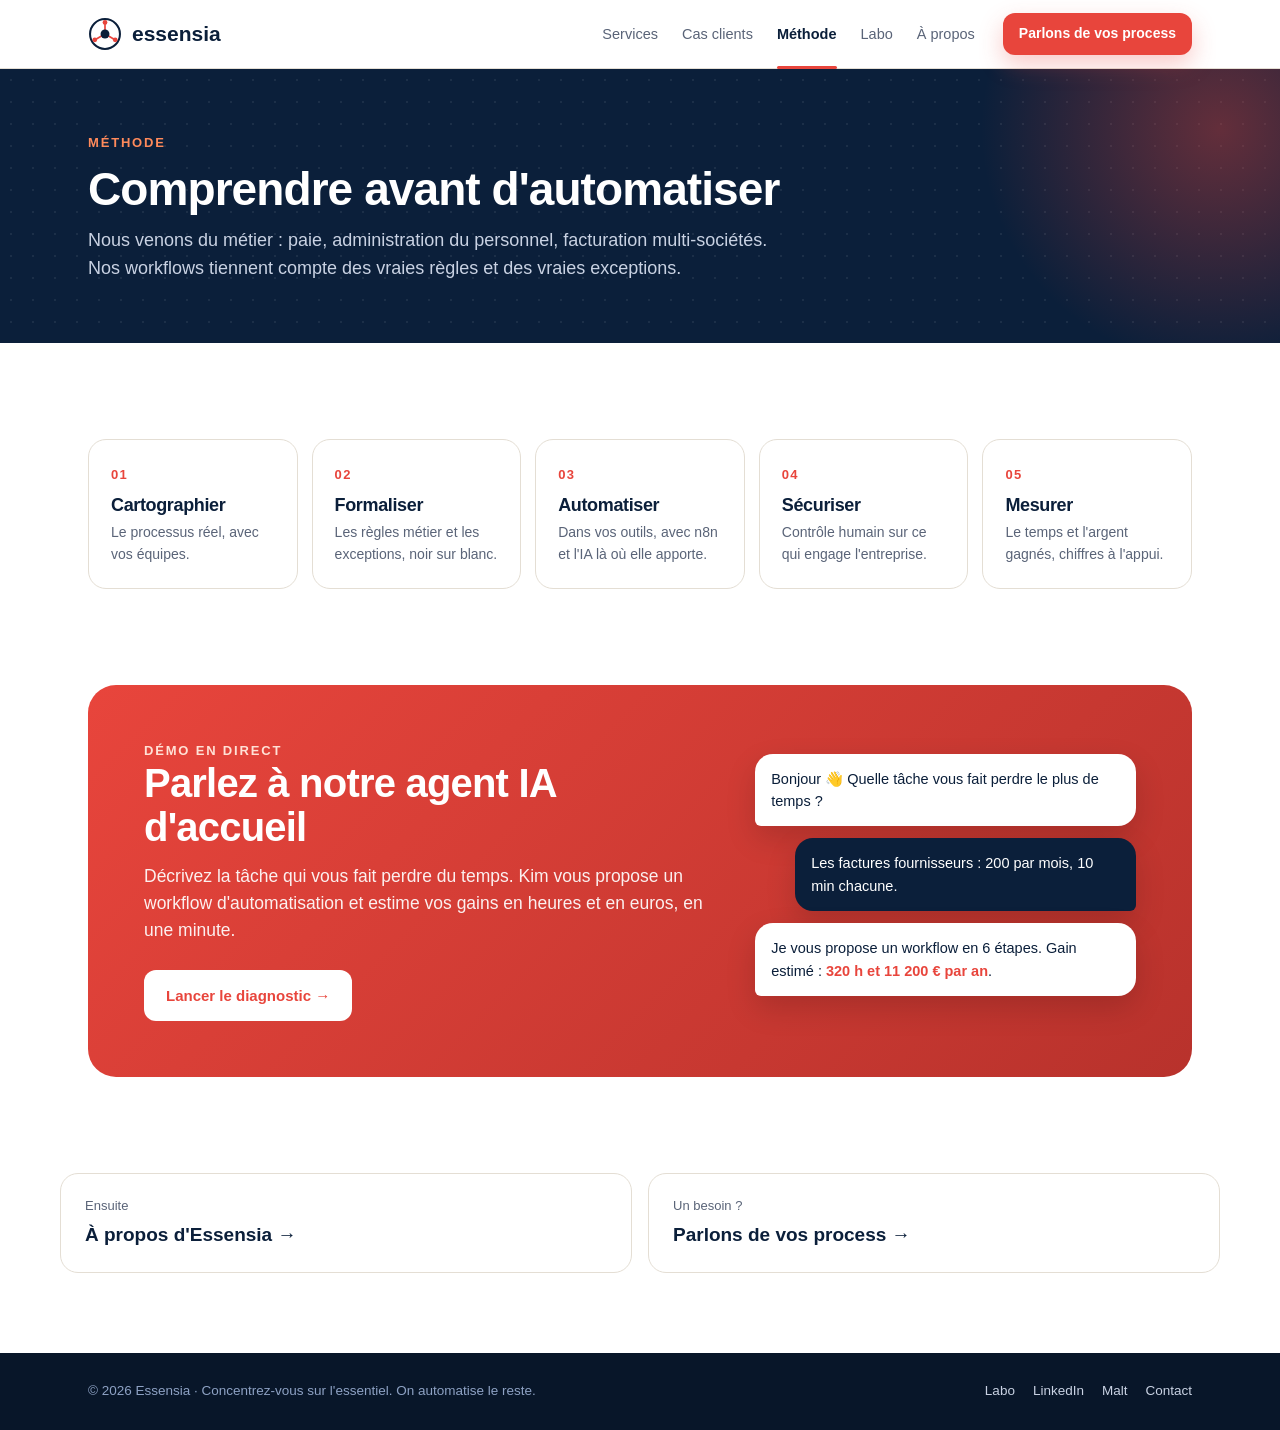
<file: essensia/methode.html>
<!doctype html>
<html lang="fr">
<head>
<meta charset="utf-8">
<meta name="viewport" content="width=device-width,initial-scale=1">
<title>Méthode · Essensia</title>
<meta name="description" content="Comprendre avant d'automatiser : cartographier, formaliser, automatiser, sécuriser, mesurer.">
<meta property="og:title" content="Essensia · Concentrez-vous sur l'essentiel. On automatise le reste.">
<meta property="og:description" content="Automatisation RH, facturation et intégrations ERP/CRM avec n8n et des agents IA.">
<meta property="og:image" content="https://shtwessie.github.io/kim-os/assets/essensia-banniere-linkedin.png">
<link rel="icon" href="data:image/svg+xml,%3Csvg xmlns='http://www.w3.org/2000/svg' viewBox='0 0 100 100'%3E%3Ccircle cx='50' cy='50' r='44' fill='white' stroke='%230B1F3A' stroke-width='8'/%3E%3Cpath d='M50 18 L50 40 M22 66 L41 55 M78 66 L59 55' stroke='%23E8453C' stroke-width='7' stroke-linecap='round'/%3E%3Ccircle cx='50' cy='50' r='13' fill='%230B1F3A'/%3E%3C/svg%3E">
<link rel="stylesheet" href="style.css">
</head>
<body>
<svg width="0" height="0" style="position:absolute" aria-hidden="true"><defs>
<symbol id="nB" viewBox="0 0 100 100"><circle cx="50" cy="50" r="44" fill="none" stroke="currentColor" stroke-width="6"/><g stroke="#E8453C" stroke-width="5" stroke-linecap="round"><path d="M50 18 L50 40 M22 66 L41 55 M78 66 L59 55"/></g><circle cx="50" cy="16" r="7" fill="#E8453C"/><circle cx="20" cy="67" r="7" fill="#E8453C"/><circle cx="80" cy="67" r="7" fill="#E8453C"/><circle cx="50" cy="50" r="13" fill="currentColor"/></symbol>
</defs></svg>
<nav><div class="wrap">
 <a class="logo" href="index.html"><svg><use href="#nB"/></svg>essensia</a>
 <div class="links"><a href="services.html">Services</a><a href="cas-clients.html">Cas clients</a><a href="methode.html" class="on">Méthode</a><a href="labo/">Labo</a><a href="a-propos.html">À propos</a></div>
 <a class="btn p" href="contact.html"><span class="lg">Parlons de vos process</span><span class="sm">Contact</span></a>
</div></nav>
<div class="tabbar"><a href="index.html">Accueil</a><a href="services.html">Services</a><a href="cas-clients.html">Cas clients</a><a href="methode.html" class="on">Méthode</a><a href="labo/">Labo</a><a href="a-propos.html">À propos</a><a href="contact.html">Contact</a></div>
<main>
<header class="ph"><div class="wrap"><div class="kick" style="color:var(--peach)">Méthode</div><h1>Comprendre avant d'automatiser</h1><p>Nous venons du métier : paie, administration du personnel, facturation multi-sociétés. Nos workflows tiennent compte des vraies règles et des vraies exceptions.</p></div></header><section id="methode"><div class="wrap">
 
 <div class="steps rv">
  <div class="step"><h3>Cartographier</h3><p>Le processus réel, avec vos équipes.</p></div>
  <div class="step"><h3>Formaliser</h3><p>Les règles métier et les exceptions, noir sur blanc.</p></div>
  <div class="step"><h3>Automatiser</h3><p>Dans vos outils, avec n8n et l'IA là où elle apporte.</p></div>
  <div class="step"><h3>Sécuriser</h3><p>Contrôle humain sur ce qui engage l'entreprise.</p></div>
  <div class="step"><h3>Mesurer</h3><p>Le temps et l'argent gagnés, chiffres à l'appui.</p></div>
 </div>
</div></section><section id="kim" style="padding-top:0"><div class="wrap">
 <div class="kim rv">
  <div><div class="kick" style="color:#FFE1D6">Démo en direct</div><h2>Parlez à notre agent IA d'accueil</h2><p>Décrivez la tâche qui vous fait perdre du temps. Kim vous propose un workflow d'automatisation et estime vos gains en heures et en euros, en une minute.</p><a class="btn" href="https://shtwessie.github.io/kim-os/" target="_blank" rel="noopener">Lancer le diagnostic →</a></div>
  <div><div class="bub">Bonjour 👋 Quelle tâche vous fait perdre le plus de temps ?</div><div class="bub u">Les factures fournisseurs : 200 par mois, 10 min chacune.</div><div class="bub">Je vous propose un workflow en 6 étapes. Gain estimé : <b>320 h et 11 200 € par an</b>.</div></div>
 </div>
</div></section><div class="wrap next"><a href="a-propos.html"><small>Ensuite</small><b>À propos d'Essensia →</b></a><a href="contact.html"><small>Un besoin ?</small><b>Parlons de vos process →</b></a></div>
</main>
<footer><div class="wrap"><span>© 2026 Essensia · Concentrez-vous sur l'essentiel. On automatise le reste.</span><span><a href="labo/">Labo</a><a href="https://www.linkedin.com/company/essensia-automatisation/" target="_blank" rel="noopener">LinkedIn</a><a href="https://www.malt.fr/profile/essensiacom" target="_blank" rel="noopener">Malt</a><a href="contact.html">Contact</a></span></div></footer>
<script>
// Animation du workflow
(function(){const n=[...document.querySelectorAll('.flow .node')],t=document.getElementById('flowT');if(!t)return;let i=0;
 function tick(){ if(i<n.length){ n.forEach((x,k)=>{x.classList.toggle('on',k===i);x.classList.toggle('done',k<i);}); t.innerHTML='<b>'+(i+1)+'/'+n.length+'</b> étapes'; i++; setTimeout(tick,900);} else { n.forEach(x=>{x.classList.remove('on');x.classList.add('done')}); t.innerHTML='<b>✓ Terminé en 4,2 s</b>'; setTimeout(()=>{n.forEach(x=>x.classList.remove('done'));i=0;tick();},3200);} }
 tick();})();
// Apparition au défilement
(function(){const io=new IntersectionObserver(e=>e.forEach(x=>{if(x.isIntersecting){x.target.classList.add('in');io.unobserve(x.target);}}),{threshold:.12});document.querySelectorAll('.rv').forEach(el=>io.observe(el));})();
</script>
</body>
</html>
</file>
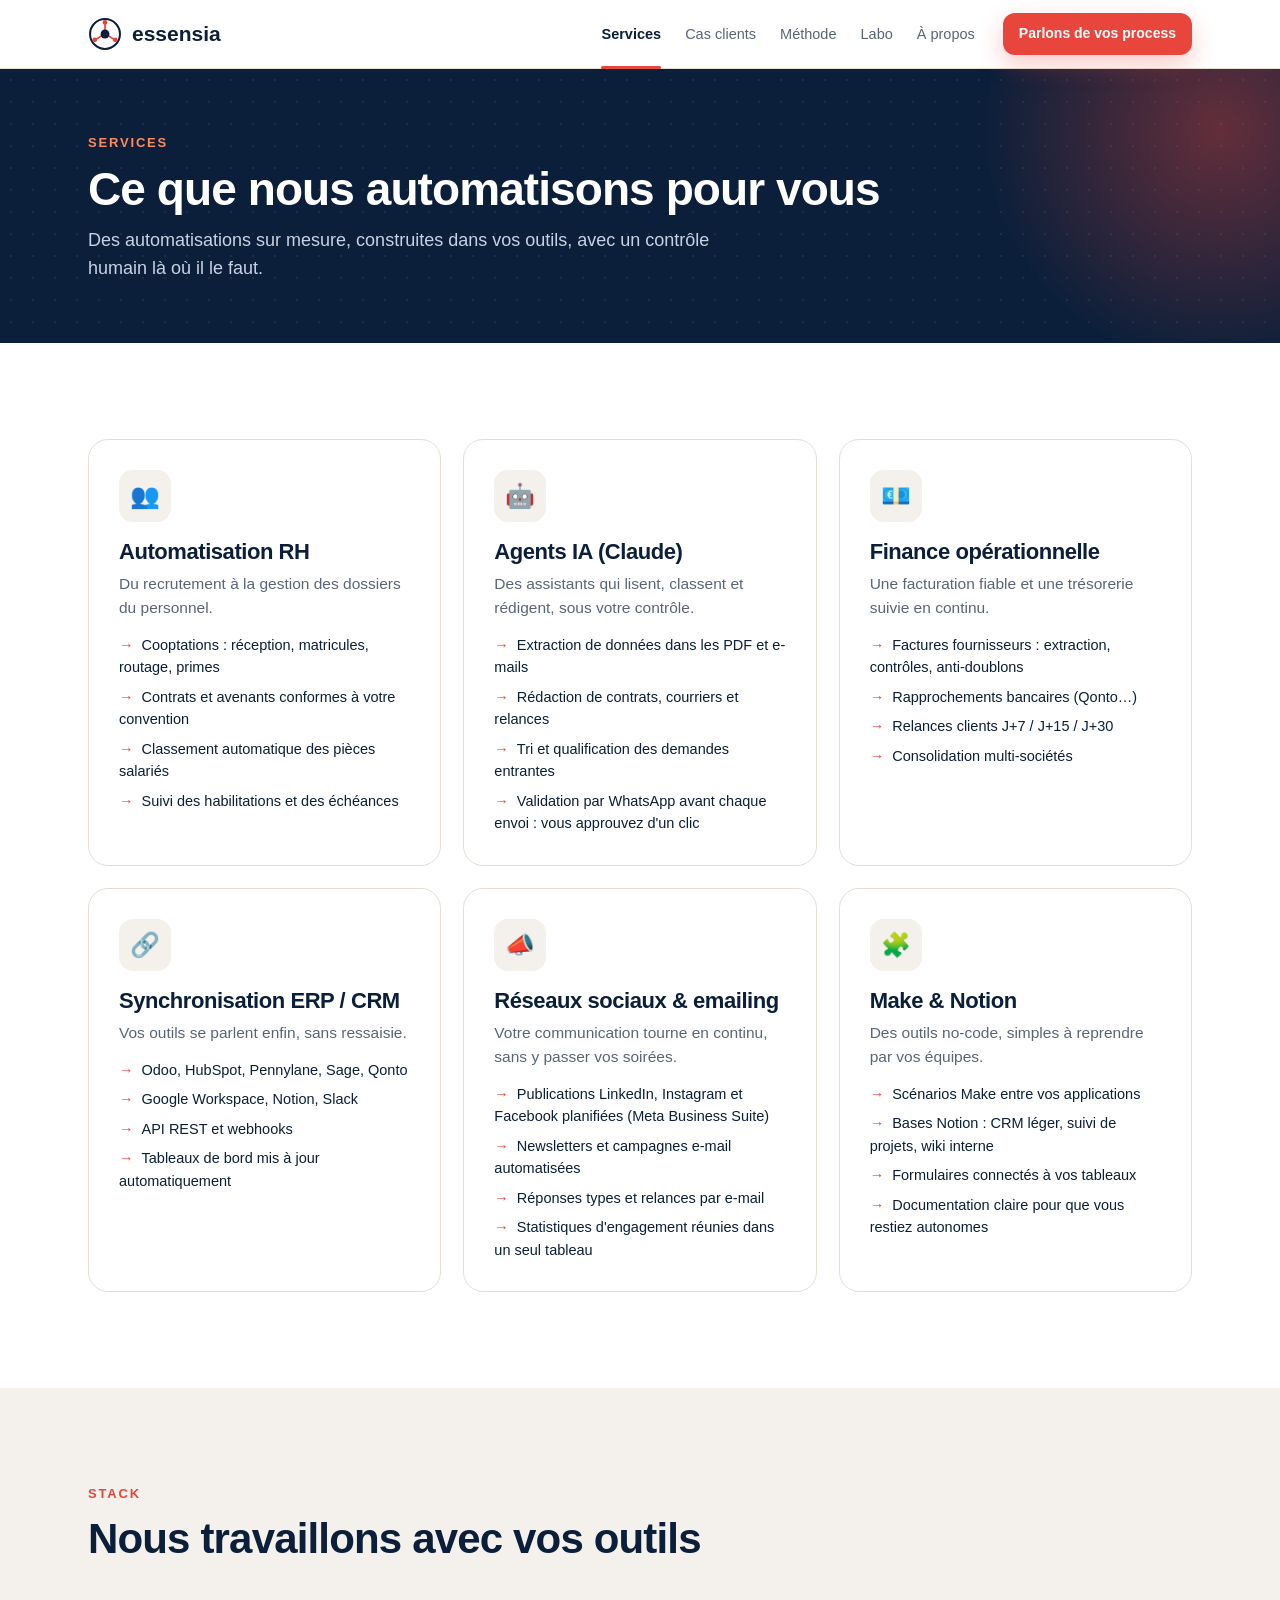
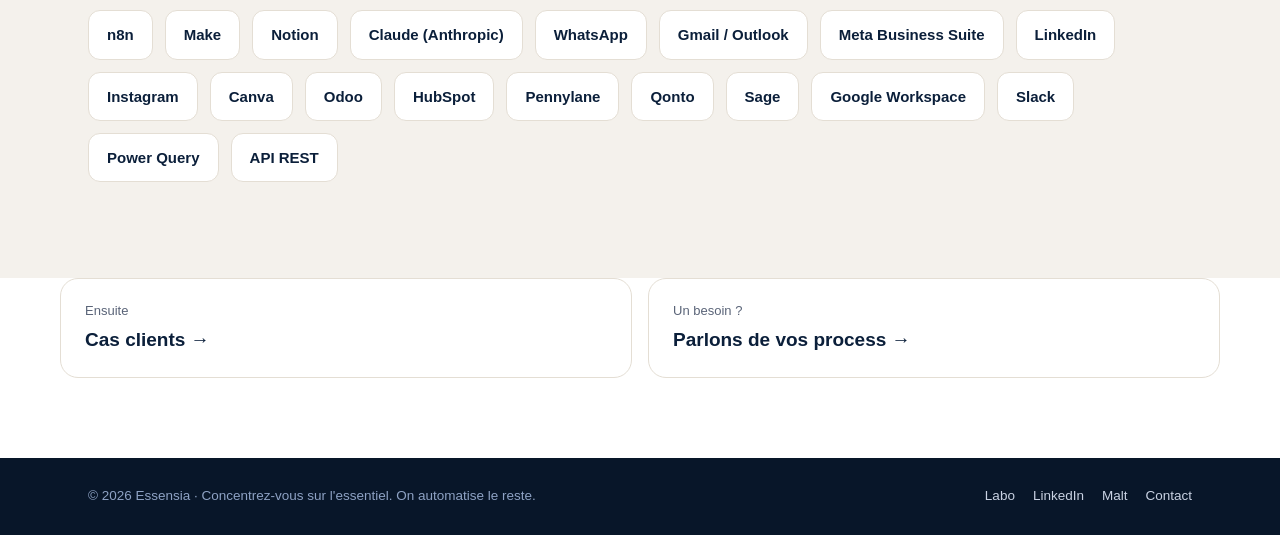
<file: essensia/services.html>
<!doctype html>
<html lang="fr">
<head>
<meta charset="utf-8">
<meta name="viewport" content="width=device-width,initial-scale=1">
<title>Services · Essensia</title>
<meta name="description" content="Automatisation RH, agents IA, finance opérationnelle et synchronisation ERP / CRM.">
<meta property="og:title" content="Essensia · Concentrez-vous sur l'essentiel. On automatise le reste.">
<meta property="og:description" content="Automatisation RH, facturation et intégrations ERP/CRM avec n8n et des agents IA.">
<meta property="og:image" content="https://shtwessie.github.io/kim-os/assets/essensia-banniere-linkedin.png">
<link rel="icon" href="data:image/svg+xml,%3Csvg xmlns='http://www.w3.org/2000/svg' viewBox='0 0 100 100'%3E%3Ccircle cx='50' cy='50' r='44' fill='white' stroke='%230B1F3A' stroke-width='8'/%3E%3Cpath d='M50 18 L50 40 M22 66 L41 55 M78 66 L59 55' stroke='%23E8453C' stroke-width='7' stroke-linecap='round'/%3E%3Ccircle cx='50' cy='50' r='13' fill='%230B1F3A'/%3E%3C/svg%3E">
<link rel="stylesheet" href="style.css">
</head>
<body>
<svg width="0" height="0" style="position:absolute" aria-hidden="true"><defs>
<symbol id="nB" viewBox="0 0 100 100"><circle cx="50" cy="50" r="44" fill="none" stroke="currentColor" stroke-width="6"/><g stroke="#E8453C" stroke-width="5" stroke-linecap="round"><path d="M50 18 L50 40 M22 66 L41 55 M78 66 L59 55"/></g><circle cx="50" cy="16" r="7" fill="#E8453C"/><circle cx="20" cy="67" r="7" fill="#E8453C"/><circle cx="80" cy="67" r="7" fill="#E8453C"/><circle cx="50" cy="50" r="13" fill="currentColor"/></symbol>
</defs></svg>
<nav><div class="wrap">
 <a class="logo" href="index.html"><svg><use href="#nB"/></svg>essensia</a>
 <div class="links"><a href="services.html" class="on">Services</a><a href="cas-clients.html">Cas clients</a><a href="methode.html">Méthode</a><a href="labo/">Labo</a><a href="a-propos.html">À propos</a></div>
 <a class="btn p" href="contact.html"><span class="lg">Parlons de vos process</span><span class="sm">Contact</span></a>
</div></nav>
<div class="tabbar"><a href="index.html">Accueil</a><a href="services.html" class="on">Services</a><a href="cas-clients.html">Cas clients</a><a href="methode.html">Méthode</a><a href="labo/">Labo</a><a href="a-propos.html">À propos</a><a href="contact.html">Contact</a></div>
<main>
<header class="ph"><div class="wrap"><div class="kick" style="color:var(--peach)">Services</div><h1>Ce que nous automatisons pour vous</h1><p>Des automatisations sur mesure, construites dans vos outils, avec un contrôle humain là où il le faut.</p></div></header><section id="services"><div class="wrap">
 
 <div class="grid3">
  <div class="svc rv"><div class="ic">👥</div><h3>Automatisation RH</h3><p>Du recrutement à la gestion des dossiers du personnel.</p><ul><li>Cooptations : réception, matricules, routage, primes</li><li>Contrats et avenants conformes à votre convention</li><li>Classement automatique des pièces salariés</li><li>Suivi des habilitations et des échéances</li></ul></div>
  <div class="svc rv"><div class="ic">🤖</div><h3>Agents IA (Claude)</h3><p>Des assistants qui lisent, classent et rédigent, sous votre contrôle.</p><ul><li>Extraction de données dans les PDF et e-mails</li><li>Rédaction de contrats, courriers et relances</li><li>Tri et qualification des demandes entrantes</li><li>Validation par WhatsApp avant chaque envoi : vous approuvez d'un clic</li></ul></div>
  <div class="svc rv"><div class="ic">💶</div><h3>Finance opérationnelle</h3><p>Une facturation fiable et une trésorerie suivie en continu.</p><ul><li>Factures fournisseurs : extraction, contrôles, anti-doublons</li><li>Rapprochements bancaires (Qonto…)</li><li>Relances clients J+7 / J+15 / J+30</li><li>Consolidation multi-sociétés</li></ul></div>
  <div class="svc rv"><div class="ic">🔗</div><h3>Synchronisation ERP / CRM</h3><p>Vos outils se parlent enfin, sans ressaisie.</p><ul><li>Odoo, HubSpot, Pennylane, Sage, Qonto</li><li>Google Workspace, Notion, Slack</li><li>API REST et webhooks</li><li>Tableaux de bord mis à jour automatiquement</li></ul></div>
  <div class="svc rv"><div class="ic">📣</div><h3>Réseaux sociaux & emailing</h3><p>Votre communication tourne en continu, sans y passer vos soirées.</p><ul><li>Publications LinkedIn, Instagram et Facebook planifiées (Meta Business Suite)</li><li>Newsletters et campagnes e-mail automatisées</li><li>Réponses types et relances par e-mail</li><li>Statistiques d'engagement réunies dans un seul tableau</li></ul></div>
  <div class="svc rv"><div class="ic">🧩</div><h3>Make & Notion</h3><p>Des outils no-code, simples à reprendre par vos équipes.</p><ul><li>Scénarios Make entre vos applications</li><li>Bases Notion : CRM léger, suivi de projets, wiki interne</li><li>Formulaires connectés à vos tableaux</li><li>Documentation claire pour que vous restiez autonomes</li></ul></div>
 </div>
</div></section><section class="lin"><div class="wrap">
 <div class="sh rv"><div class="kick">Stack</div><h2>Nous travaillons avec vos outils</h2></div>
 
 <div class="stack rv"><span>n8n</span><span>Make</span><span>Notion</span><span>Claude (Anthropic)</span><span>WhatsApp</span><span>Gmail / Outlook</span><span>Meta Business Suite</span><span>LinkedIn</span><span>Instagram</span><span>Canva</span><span>Odoo</span><span>HubSpot</span><span>Pennylane</span><span>Qonto</span><span>Sage</span><span>Google Workspace</span><span>Slack</span><span>Power Query</span><span>API REST</span></div>
</div></section><div class="wrap next"><a href="cas-clients.html"><small>Ensuite</small><b>Cas clients →</b></a><a href="contact.html"><small>Un besoin ?</small><b>Parlons de vos process →</b></a></div>
</main>
<footer><div class="wrap"><span>© 2026 Essensia · Concentrez-vous sur l'essentiel. On automatise le reste.</span><span><a href="labo/">Labo</a><a href="https://www.linkedin.com/company/essensia-automatisation/" target="_blank" rel="noopener">LinkedIn</a><a href="https://www.malt.fr/profile/essensiacom" target="_blank" rel="noopener">Malt</a><a href="contact.html">Contact</a></span></div></footer>
<script>
// Animation du workflow
(function(){const n=[...document.querySelectorAll('.flow .node')],t=document.getElementById('flowT');if(!t)return;let i=0;
 function tick(){ if(i<n.length){ n.forEach((x,k)=>{x.classList.toggle('on',k===i);x.classList.toggle('done',k<i);}); t.innerHTML='<b>'+(i+1)+'/'+n.length+'</b> étapes'; i++; setTimeout(tick,900);} else { n.forEach(x=>{x.classList.remove('on');x.classList.add('done')}); t.innerHTML='<b>✓ Terminé en 4,2 s</b>'; setTimeout(()=>{n.forEach(x=>x.classList.remove('done'));i=0;tick();},3200);} }
 tick();})();
// Apparition au défilement
(function(){const io=new IntersectionObserver(e=>e.forEach(x=>{if(x.isIntersecting){x.target.classList.add('in');io.unobserve(x.target);}}),{threshold:.12});document.querySelectorAll('.rv').forEach(el=>io.observe(el));})();
</script>
</body>
</html>
</file>
<file: essensia/style.css>
:root{--navy:#0B1F3A;--navy2:#13305A;--coral:#E8453C;--peach:#FF8A5B;--lin:#F4F1EC;--ink:#0B1F3A;--muted:#5A6478;--line:#E4DED4;--ok:#2FBF71;--violet:#7C6CFF}
*{box-sizing:border-box;margin:0;padding:0}
html{scroll-behavior:smooth}
body{font-family:"Inter","Inter Display",-apple-system,"Segoe UI",Roboto,sans-serif;color:var(--ink);background:#fff;line-height:1.55;-webkit-font-smoothing:antialiased}
a{color:inherit}
.wrap{max-width:1160px;margin:0 auto;padding:0 28px}
h1,h2,h3{letter-spacing:-.02em;line-height:1.1}
.kick{font-size:13px;font-weight:700;letter-spacing:.14em;text-transform:uppercase;color:var(--coral)}
.btn{display:inline-flex;align-items:center;gap:10px;font-weight:600;font-size:15px;padding:14px 22px;border-radius:12px;text-decoration:none;transition:transform .15s,box-shadow .15s}
.btn:hover{transform:translateY(-2px)}
.btn.p{background:var(--coral);color:#fff;box-shadow:0 10px 24px rgba(232,69,60,.28)}
.btn.s{border:1.5px solid rgba(255,255,255,.35);color:#fff}
.btn.d{border:1.5px solid var(--navy);color:var(--navy)}
/* nav */
nav{position:sticky;top:0;z-index:50;background:rgba(255,255,255,.88);backdrop-filter:blur(12px);border-bottom:1px solid var(--line)}
nav .wrap{display:flex;align-items:center;gap:28px;height:68px}
.logo{display:flex;align-items:center;gap:10px;font-weight:700;font-size:21px;text-decoration:none;color:var(--navy)}
.logo svg{width:34px;height:34px}
nav .links{display:flex;gap:24px;margin-left:auto;font-size:14.5px;font-weight:500}
nav .links a{text-decoration:none;color:var(--muted)}
nav .links a:hover{color:var(--navy)}
nav .btn{padding:10px 16px;font-size:14px;white-space:nowrap}
nav .sm{display:none}
/* hero */
.hero{background:var(--navy);color:#fff;position:relative;overflow:hidden}
.hero:before{content:"";position:absolute;inset:0;background-image:radial-gradient(rgba(255,255,255,.07) 1.2px,transparent 1.2px);background-size:22px 22px}
.hero:after{content:"";position:absolute;right:-180px;top:-120px;width:620px;height:620px;border-radius:50%;background:radial-gradient(circle,rgba(232,69,60,.45),transparent 65%)}
.hero .wrap{position:relative;z-index:1;display:grid;grid-template-columns:1.1fr .9fr;gap:56px;align-items:center;padding-top:96px;padding-bottom:104px}
.hero h1{font-size:60px;font-weight:800;margin:18px 0 22px}
.hero h1 span{color:var(--peach)}
.hero p.lead{font-size:19px;color:#C9D2E3;max-width:540px}
.hero .cta{display:flex;gap:14px;margin-top:34px;flex-wrap:wrap}
.hero .trust{display:flex;gap:26px;margin-top:40px;color:#9FB0CC;font-size:13.5px;flex-wrap:wrap}
.hero .trust b{color:#fff;font-size:22px;display:block}
/* hero workflow card */
.flow{background:rgba(255,255,255,.06);border:1px solid rgba(255,255,255,.14);border-radius:22px;padding:22px;backdrop-filter:blur(6px)}
.flow .top{display:flex;align-items:center;gap:8px;font-size:12.5px;color:#9FB0CC;margin-bottom:16px}
.flow .top i{width:9px;height:9px;border-radius:50%;background:var(--ok);box-shadow:0 0 0 4px rgba(47,191,113,.2)}
.node{display:flex;align-items:center;gap:12px;background:#132A4C;border:1.5px solid #2A4268;border-radius:14px;padding:12px 14px;font-size:14.5px;opacity:.35;transition:all .35s}
.node small{display:block;font-size:11px;letter-spacing:.08em;text-transform:uppercase;color:#8EA2C4}
.node .ic{width:34px;height:34px;border-radius:10px;display:grid;place-items:center;background:#1C365E;font-size:17px;flex:none}
.node.on{opacity:1;border-color:var(--peach);box-shadow:0 0 0 4px rgba(255,138,91,.15)}
.node.done{opacity:1;border-color:var(--ok)}
.node.ia .ic{background:rgba(124,108,255,.25)}
.link{width:2px;height:14px;background:#2A4268;margin:0 0 0 30px}
.flow .res{margin-top:16px;display:flex;justify-content:space-between;font-size:13px;color:#9FB0CC}
.flow .res b{color:var(--peach)}
/* sections */
section{padding:96px 0}
.sh{max-width:720px;margin-bottom:48px}
.sh h2{font-size:42px;font-weight:800;margin-top:12px}
.sh p{color:var(--muted);font-size:17.5px;margin-top:14px}
.lin{background:var(--lin)}
/* pains */
.pains{display:grid;grid-template-columns:repeat(4,1fr);gap:18px}
.pain{background:#fff;border:1px solid var(--line);border-radius:18px;padding:22px}
.pain b{display:block;font-size:30px;font-weight:800;color:var(--coral)}
.pain p{font-size:14.5px;color:var(--muted);margin-top:6px}
/* services */
.grid3{display:grid;grid-template-columns:repeat(3,1fr);gap:22px}@media (max-width:1180px){.grid3{grid-template-columns:repeat(2,1fr)}}
.svc{border:1px solid var(--line);border-radius:20px;padding:30px;background:#fff;transition:box-shadow .2s,transform .2s}
.svc:hover{box-shadow:0 18px 40px rgba(11,31,58,.08);transform:translateY(-3px)}
.svc .ic{width:52px;height:52px;border-radius:14px;display:grid;place-items:center;font-size:24px;background:var(--lin);margin-bottom:18px}
.svc h3{font-size:22px}
.svc p{color:var(--muted);margin-top:8px;font-size:15.5px}
.svc ul{margin-top:14px;list-style:none;display:grid;gap:7px;font-size:14.5px}
.svc li:before{content:"→";color:var(--coral);font-weight:700;margin-right:8px}
/* cases */
.cases{display:grid;grid-template-columns:1fr 1fr;gap:24px}
.case{border-radius:22px;padding:34px;position:relative;overflow:hidden}
.case.dark{background:var(--navy);color:#fff}
.case.light{background:#fff;border:1px solid var(--line)}
.case .tag{display:inline-block;font-size:12px;font-weight:700;letter-spacing:.1em;text-transform:uppercase;padding:6px 10px;border-radius:8px;background:rgba(232,69,60,.12);color:var(--coral)}
.case .big{font-size:76px;font-weight:800;letter-spacing:-.03em;line-height:1;margin-top:20px;color:var(--peach)}
.case.light .big{color:var(--coral)}
.case h3{font-size:24px;margin-top:8px}
.case p{margin-top:12px;font-size:15.5px;opacity:.85}
.case ol{margin:18px 0 0 18px;font-size:14.5px;display:grid;gap:6px;opacity:.9}
.case .meta{display:flex;gap:8px;flex-wrap:wrap;margin-top:20px}
.case .meta span{font-size:12.5px;border:1px solid currentColor;border-radius:999px;padding:5px 11px;opacity:.75}
/* method */
.steps{display:grid;grid-template-columns:repeat(5,1fr);gap:14px;counter-reset:s}
.step{background:#fff;border:1px solid var(--line);border-radius:18px;padding:22px;position:relative}
.step:before{counter-increment:s;content:"0" counter(s);font-weight:800;font-size:13px;color:var(--coral);letter-spacing:.1em}
.step h3{font-size:18px;margin-top:10px}
.step p{font-size:14px;color:var(--muted);margin-top:6px}
/* kim */
.kim{background:linear-gradient(135deg,var(--coral),#B8322C);color:#fff;border-radius:28px;padding:56px;display:grid;grid-template-columns:1.2fr .8fr;gap:40px;align-items:center;position:relative;overflow:hidden}
.kim h2{font-size:40px;font-weight:800}
.kim p{font-size:17.5px;opacity:.92;margin-top:14px}
.kim .btn{background:#fff;color:var(--coral);margin-top:26px}
.bub{background:#fff;color:var(--ink);border-radius:18px 18px 18px 6px;padding:14px 16px;font-size:14.5px;box-shadow:0 12px 30px rgba(0,0,0,.15);margin-bottom:12px}
.bub.u{background:var(--navy);color:#fff;border-radius:18px 18px 6px 18px;margin-left:40px}
.bub b{color:var(--coral)}
/* stack */
.stack{display:flex;flex-wrap:wrap;gap:12px}
.stack span{border:1px solid var(--line);background:#fff;border-radius:12px;padding:12px 18px;font-weight:600;font-size:15px}
/* about */
.about{display:grid;grid-template-columns:.8fr 1.2fr;gap:56px;align-items:center}
.about .card{background:var(--navy);color:#fff;border-radius:24px;padding:34px}
.about .card svg{width:72px;height:72px}
.about .card h3{font-size:24px;margin-top:18px}
.about .card p{color:#C9D2E3;font-size:14.5px;margin-top:6px}
.about .txt p{color:var(--muted);font-size:17px;margin-top:14px}
.about .txt p:first-of-type{margin-top:0}
/* faq */
details{border-bottom:1px solid var(--line);padding:20px 0}
summary{cursor:pointer;font-weight:600;font-size:17.5px;list-style:none;display:flex;justify-content:space-between}
summary:after{content:"+";color:var(--coral);font-size:24px;line-height:1}
details[open] summary:after{content:"–"}
details p{color:var(--muted);margin-top:10px;max-width:780px}
/* contact */
.contact{background:var(--navy);color:#fff;text-align:center;padding:96px 0;position:relative;overflow:hidden}
.contact h2{font-size:46px;font-weight:800}
.contact h2 span{color:var(--peach)}
.contact p{color:#C9D2E3;font-size:18px;margin:16px auto 0;max-width:620px}
.contact .cta{display:flex;justify-content:center;gap:14px;margin-top:34px;flex-wrap:wrap}
footer{background:#081629;color:#8EA2C4;font-size:13.5px;padding:28px 0}
footer .wrap{display:flex;justify-content:space-between;gap:16px;flex-wrap:wrap}
footer a{color:#C9D2E3;text-decoration:none;margin-left:18px}
.rv{opacity:0;transform:translateY(18px);transition:opacity .6s,transform .6s}
.rv.in{opacity:1;transform:none}
@media (max-width:960px){
 .hero .wrap,.cases,.kim,.about{grid-template-columns:1fr}
 .hero h1{font-size:42px}
 .pains{grid-template-columns:1fr 1fr}
 .grid3{grid-template-columns:1fr}
 .steps{grid-template-columns:1fr 1fr}
 nav .links{display:none}
 nav .btn{margin-left:auto}
 nav .lg{display:none} nav .sm{display:inline}
 .sh h2,.kim h2{font-size:32px}
 .contact h2{font-size:34px}
 .kim{padding:36px}
}

/* --- multipage --- */
nav .links a.on{color:var(--navy);font-weight:600;position:relative}
nav .links a.on:after{content:"";position:absolute;left:0;right:0;bottom:-24px;height:3px;border-radius:3px;background:var(--coral)}
.ph{background:var(--navy);color:#fff;position:relative;overflow:hidden}
.ph:before{content:"";position:absolute;inset:0;background-image:radial-gradient(rgba(255,255,255,.07) 1.2px,transparent 1.2px);background-size:22px 22px}
.ph:after{content:"";position:absolute;right:-200px;top:-200px;width:520px;height:520px;border-radius:50%;background:radial-gradient(circle,rgba(232,69,60,.4),transparent 65%)}
.ph .wrap{position:relative;z-index:1;padding-top:64px;padding-bottom:60px}
.ph h1{font-size:46px;font-weight:800;margin:12px 0 12px;max-width:820px;line-height:1.08}
.ph p{color:#C9D2E3;font-size:18px;max-width:680px}
main{animation:pg .45s cubic-bezier(.2,.8,.2,1)}
@keyframes pg{from{opacity:0;transform:translateY(8px)}to{opacity:1;transform:none}}
.next{display:flex;justify-content:space-between;gap:16px;flex-wrap:wrap;padding:0 0 80px}
.next a{flex:1;min-width:240px;text-decoration:none;color:var(--navy);border:1px solid var(--line);border-radius:18px;padding:22px 24px;background:#fff;transition:transform .2s,box-shadow .2s}
.next a:hover{transform:translateY(-3px);box-shadow:0 14px 30px rgba(11,31,58,.1)}
.next small{display:block;color:var(--muted);font-size:13px;margin-bottom:4px}
.next b{font-size:19px}
.tiles{display:grid;grid-template-columns:repeat(3,1fr);gap:18px}
.tile{display:block;text-decoration:none;color:var(--navy);background:#fff;border:1px solid var(--line);border-radius:20px;padding:26px;transition:transform .2s,box-shadow .2s}
.tile:hover{transform:translateY(-4px);box-shadow:0 18px 36px rgba(11,31,58,.12)}
.tile .ic{font-size:28px}.tile h3{font-size:20px;margin:12px 0 6px}.tile p{color:var(--muted);font-size:15px}.tile span{display:inline-block;margin-top:14px;color:var(--coral);font-weight:600;font-size:14.5px}
.tabbar{display:none}
@media (max-width:960px){
 .ph h1{font-size:32px}.ph .wrap{padding-top:44px;padding-bottom:40px}
 .tiles{grid-template-columns:1fr}
 .tabbar{display:flex;gap:6px;overflow-x:auto;padding:8px 16px;background:#fff;border-bottom:1px solid var(--line);position:sticky;top:68px;z-index:49;scrollbar-width:none}
 .tabbar::-webkit-scrollbar{display:none}
 .tabbar a{flex:none;text-decoration:none;color:var(--muted);font-size:14px;font-weight:500;padding:8px 12px;border-radius:99px}
 .tabbar a.on{background:var(--navy);color:#fff}
}
</file>
